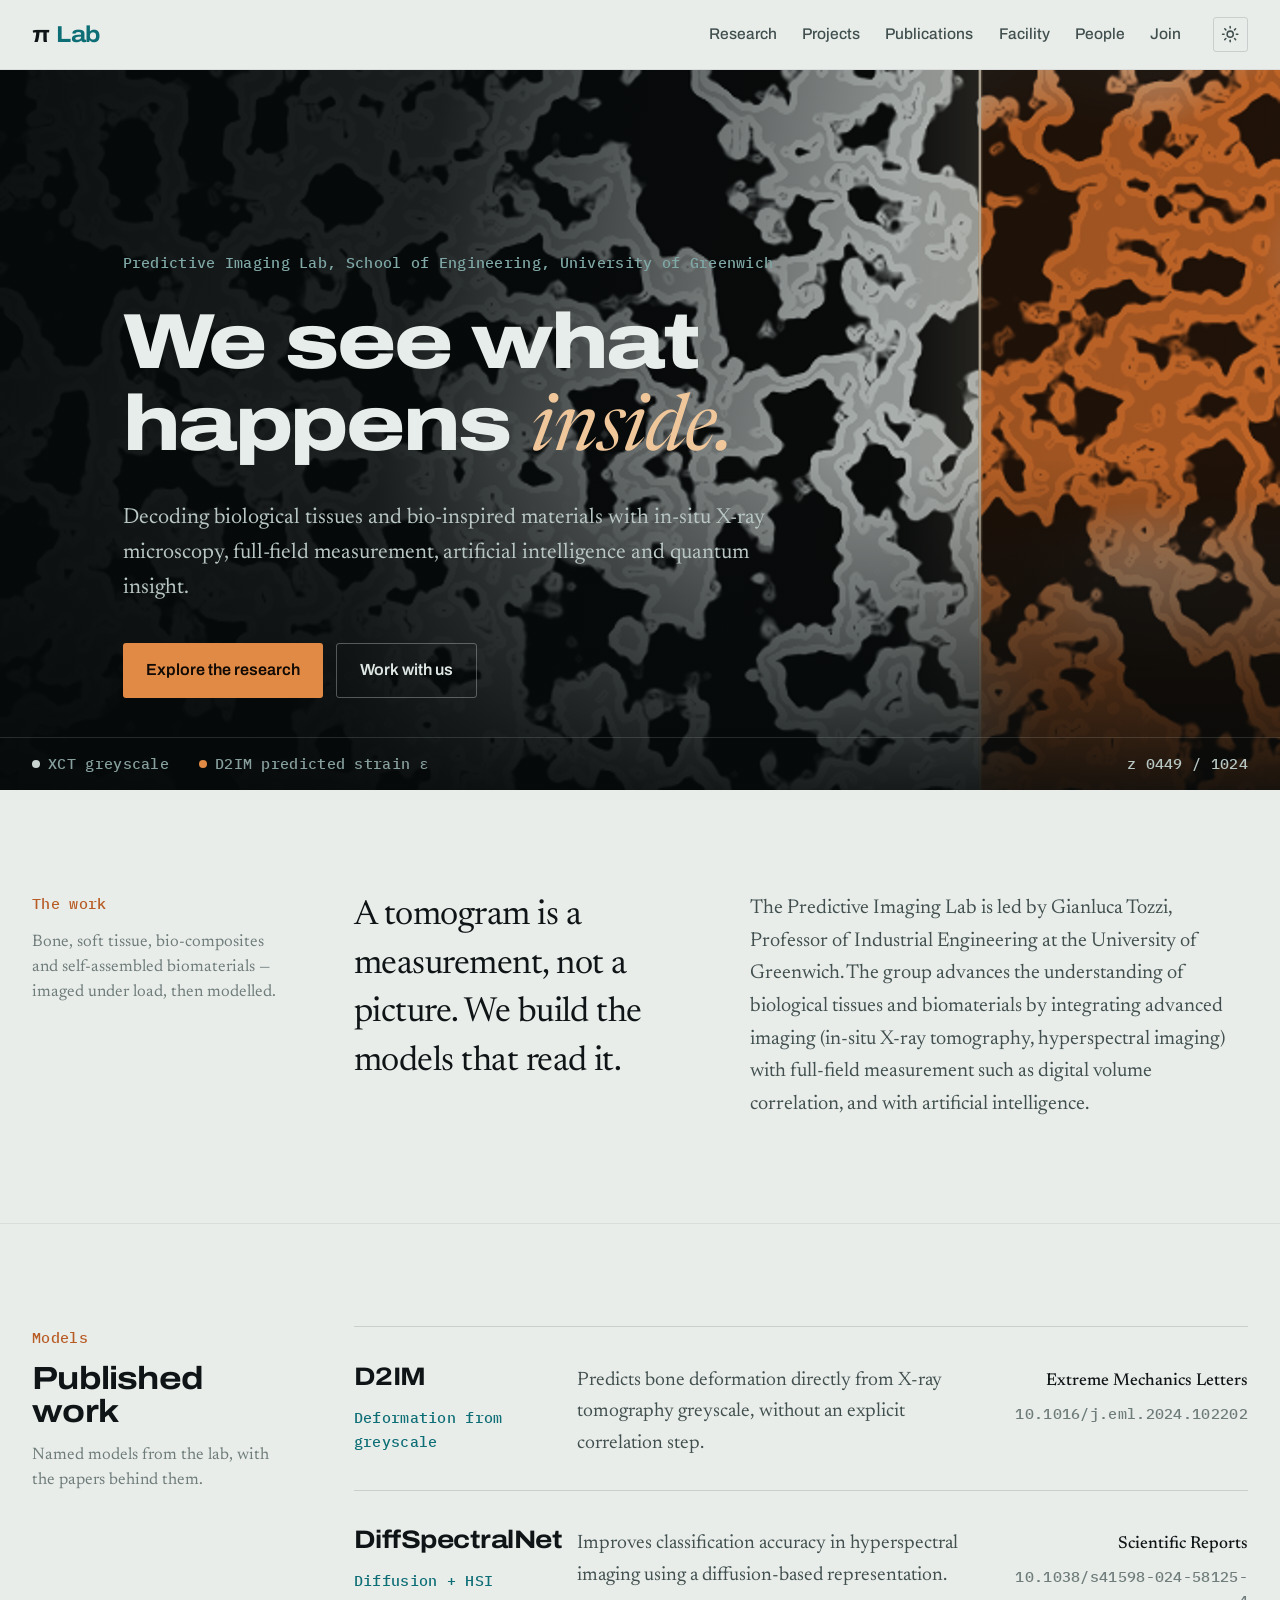
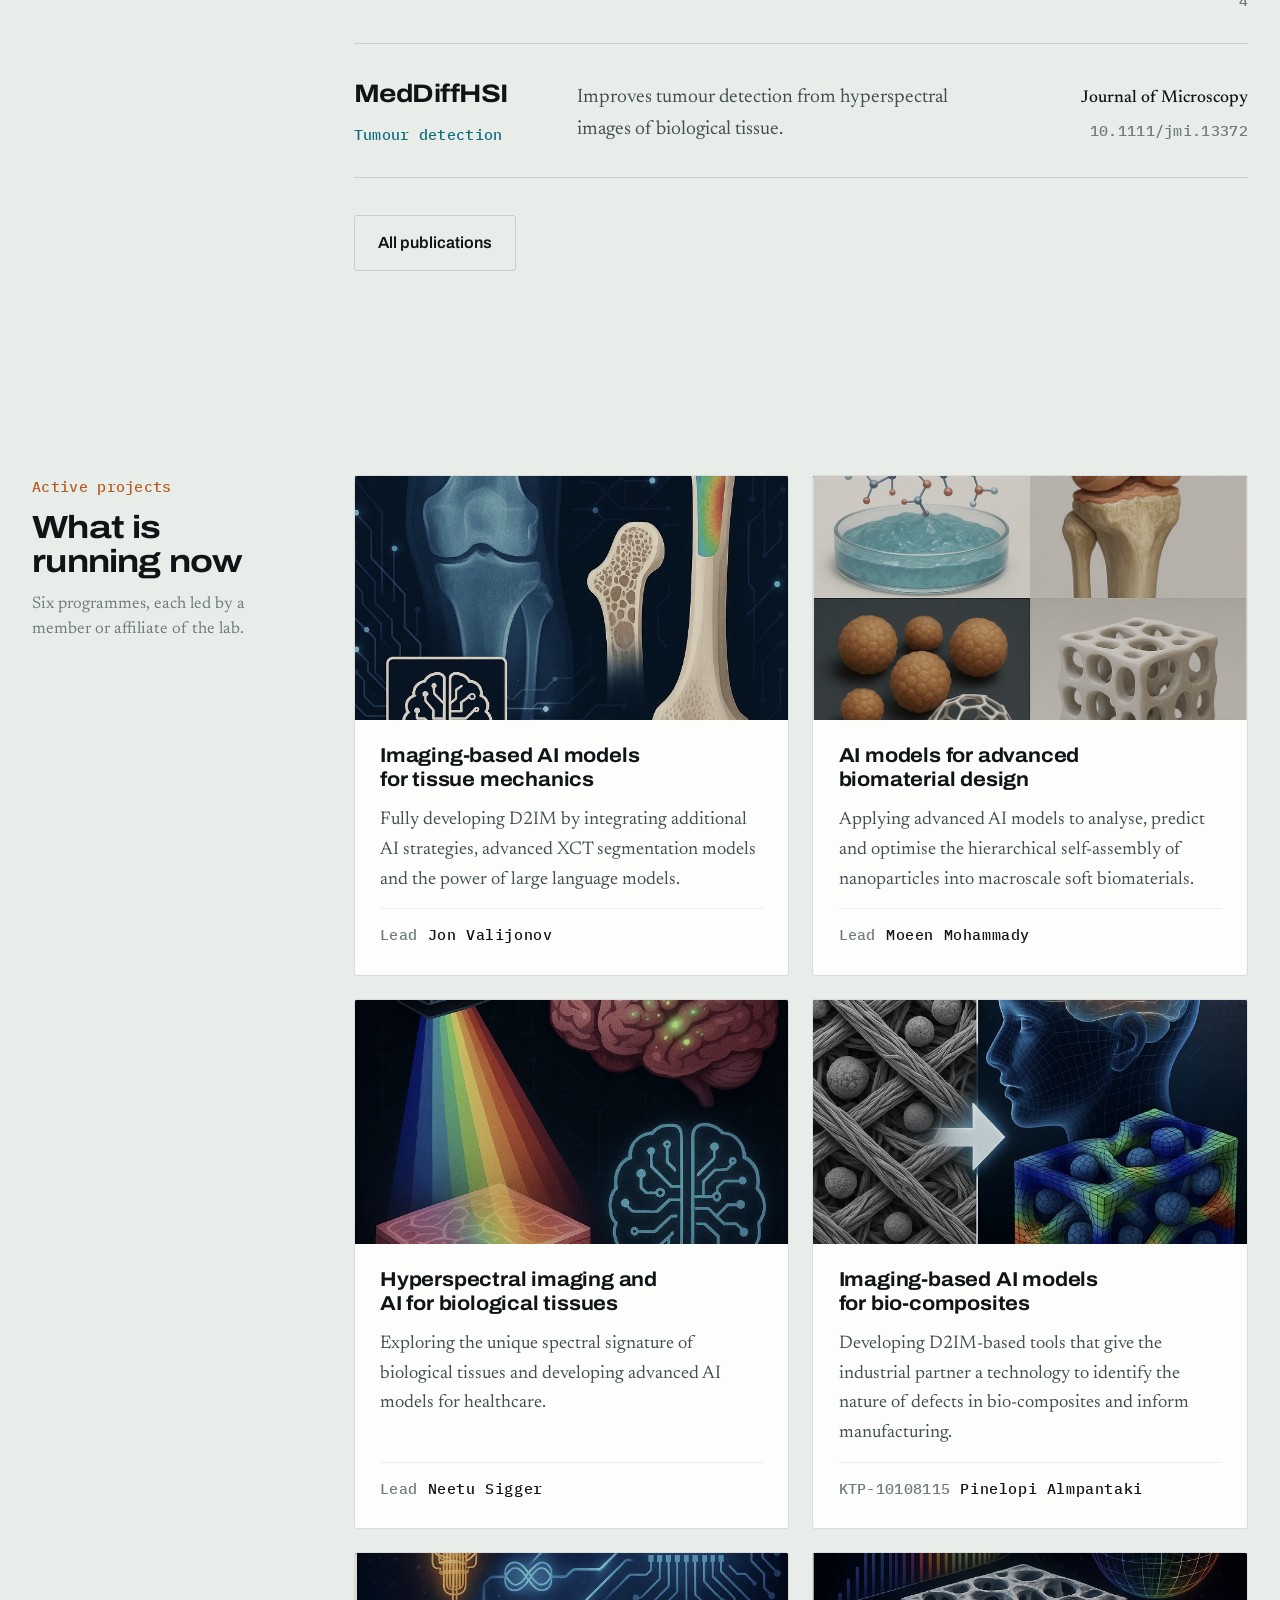
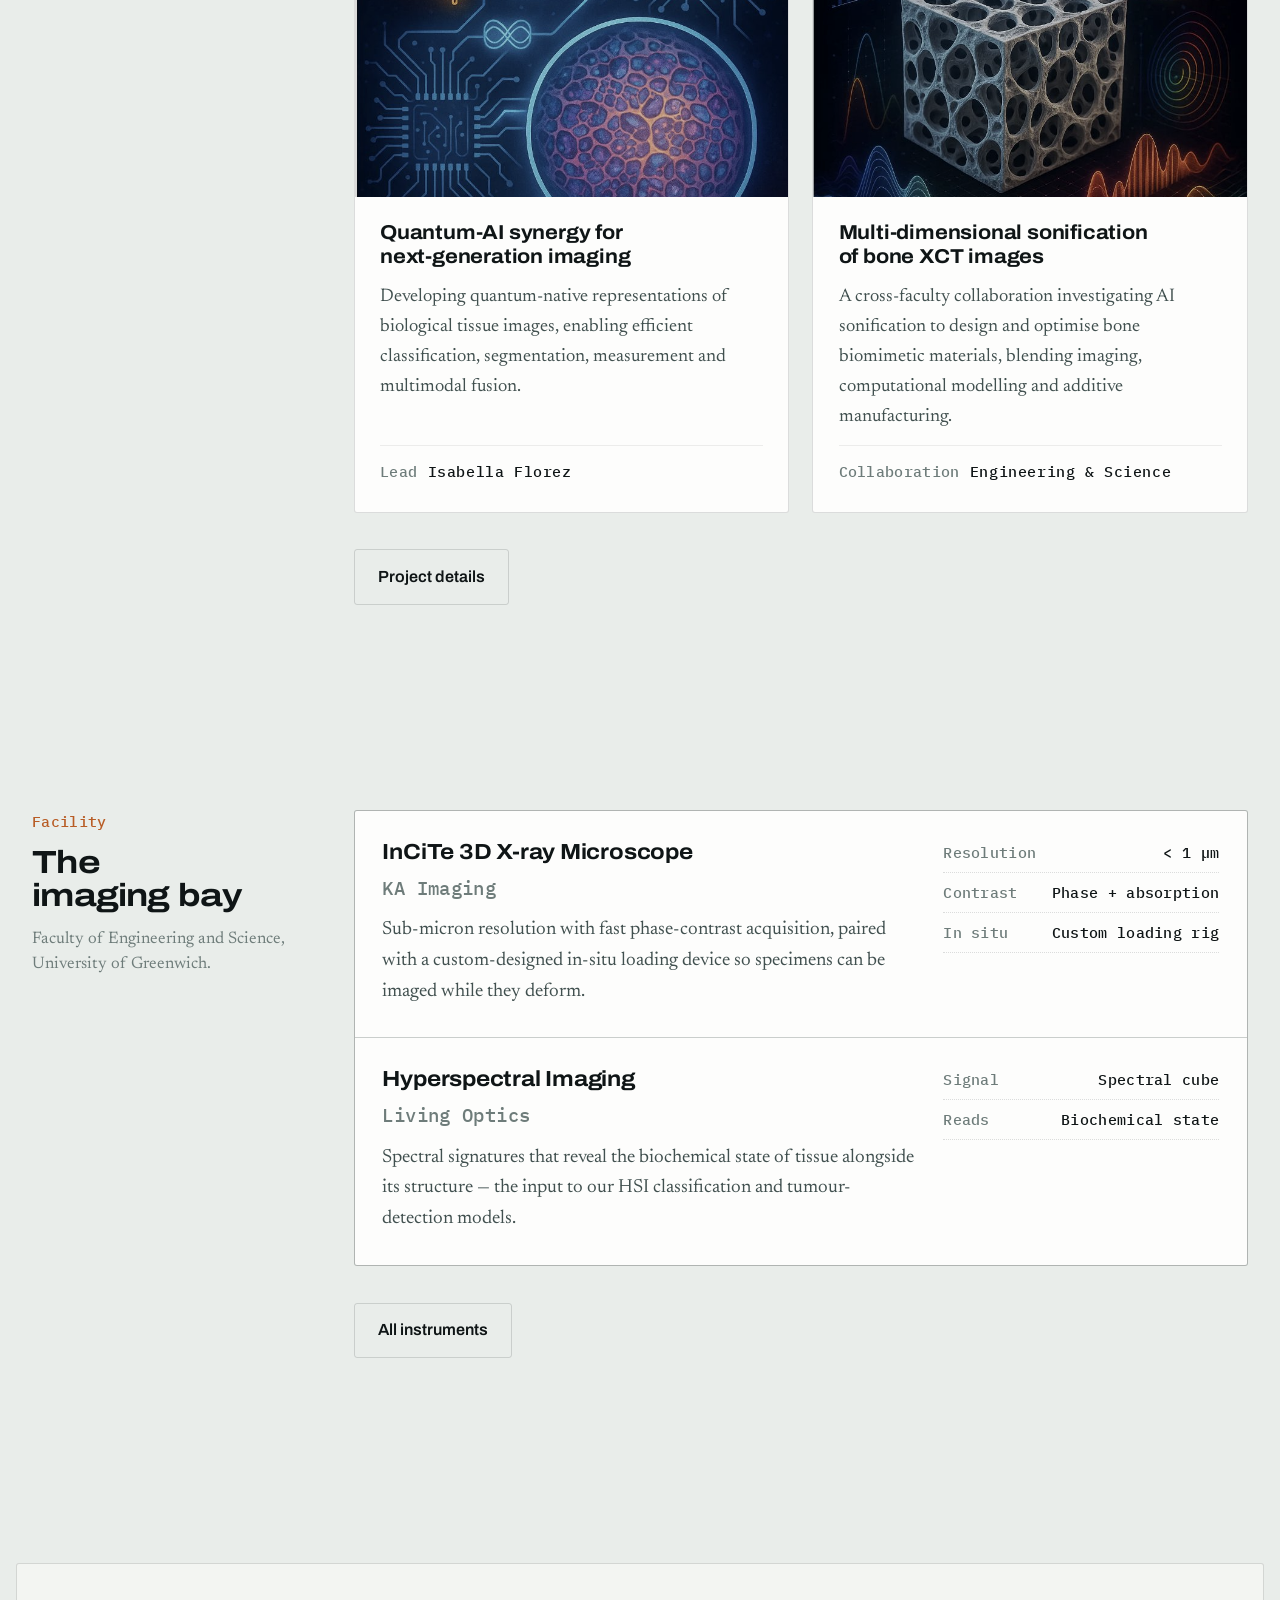
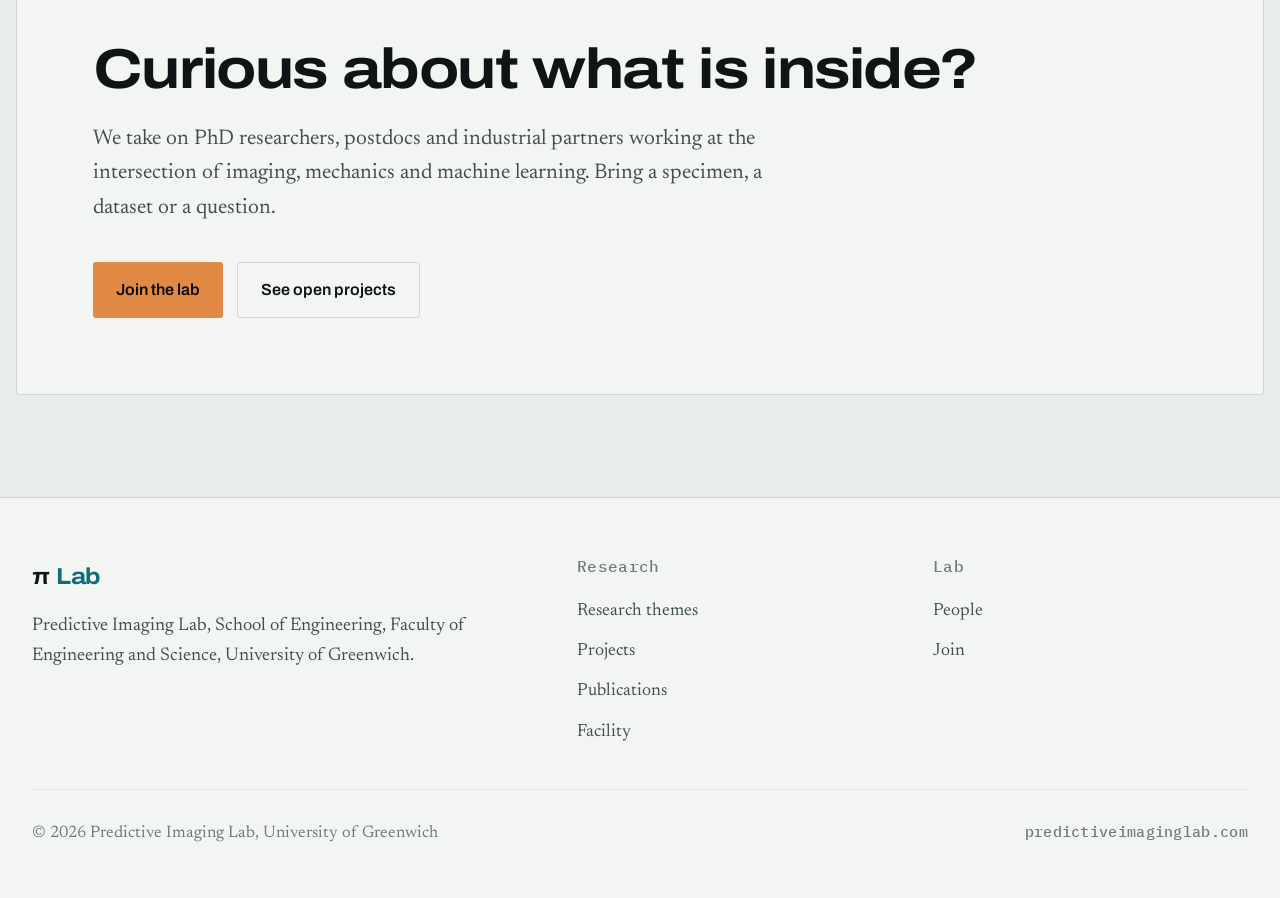
<file: index.html>
<!doctype html>
<html lang="en">
<head>
<meta charset="utf-8">
<meta name="viewport" content="width=device-width,initial-scale=1">
<title>π Lab — Predictive Imaging Lab, University of Greenwich</title>
<meta name="description" content="The Predictive Imaging Lab decodes biological tissues and bio-inspired materials with in-situ X-ray microscopy, full-field measurement, artificial intelligence and quantum insight. University of Greenwich.">
<link rel="canonical" href="https://predictiveimaginglab.com/">
<meta property="og:title" content="π Lab — Predictive Imaging Lab">
<meta property="og:description" content="We see what happens inside. Imaging, mechanics and machine learning at the University of Greenwich.">
<meta property="og:type" content="website">
<meta property="og:url" content="https://predictiveimaginglab.com/">
<link rel="icon" href="data:image/svg+xml,<svg xmlns='http://www.w3.org/2000/svg' viewBox='0 0 32 32'><rect width='32' height='32' rx='6' fill='%230E6E76'/><text x='16' y='24' font-size='21' font-family='Georgia,serif' font-style='italic' text-anchor='middle' fill='%23E9EDEA'>π</text></svg>">
<link rel="preconnect" href="https://fonts.googleapis.com">
<link rel="preconnect" href="https://fonts.gstatic.com" crossorigin>
<link rel="stylesheet" href="https://fonts.googleapis.com/css2?family=Archivo:wdth,wght@100..125,400..800&family=Newsreader:ital,opsz,wght@0,6..72,300..600;1,6..72,300..500&family=IBM+Plex+Mono:wght@400;500&display=swap">
<link rel="stylesheet" href="assets/css/site.css">
</head>
<body>

<a class="skip" href="#main">Skip to content</a>

<div class="topbar">
  <div class="wrap topbar-in">
    <a class="mark" href="index.html">
      <span class="mark-name">π <span>Lab</span></span>
    </a>
    <nav class="nav" id="primary-nav" aria-label="Primary">
      <a href="research.html">Research</a>
      <a href="projects.html">Projects</a>
      <a href="publications.html">Publications</a>
      <a href="facility.html">Facility</a>
      <a href="people.html">People</a>
      <a href="join.html">Join</a>
    </nav>
    <button class="themebtn" id="theme" type="button" aria-label="Switch between light and dark theme" title="Switch theme">
      <svg class="i-sun" viewBox="0 0 24 24" aria-hidden="true"><circle cx="12" cy="12" r="4"/><path d="M12 2v2"/><path d="M12 20v2"/><path d="m4.93 4.93 1.41 1.41"/><path d="m17.66 17.66 1.41 1.41"/><path d="M2 12h2"/><path d="M20 12h2"/><path d="m6.34 17.66-1.41 1.41"/><path d="m19.07 4.93-1.41 1.41"/></svg>
      <svg class="i-moon" viewBox="0 0 24 24" aria-hidden="true"><path d="M12 3a6 6 0 0 0 9 9 9 9 0 1 1-9-9Z"/></svg>
    </button>
    <button class="navbtn" id="navtoggle" type="button" aria-label="Open menu" aria-expanded="false" aria-controls="primary-nav">
      <svg class="i-bars" viewBox="0 0 24 24" aria-hidden="true"><path d="M3 6h18"/><path d="M3 12h18"/><path d="M3 18h18"/></svg>
      <svg class="i-x" viewBox="0 0 24 24" aria-hidden="true"><path d="M5 5l14 14"/><path d="M19 5L5 19"/></svg>
    </button>
  </div>
</div>
<div class="navscrim" id="navscrim" aria-hidden="true"></div>

<header class="hero">
  <div class="panel">
    <canvas id="tomo" aria-label="A tomographic slice through a porous structure, sweeping between raw X-ray greyscale and a predicted strain field" role="img"></canvas>
    <div class="scrim"></div>
    <div class="wrap hero-wrap">
      <div class="hero-copy">
        <p class="eyebrow mono">Predictive Imaging Lab, School of Engineering, University of Greenwich</p>
        <h1>We see what happens <em>inside.</em></h1>
        <p class="lede">Decoding biological tissues and bio&#8209;inspired materials with in&#8209;situ X-ray microscopy, full-field measurement, artificial intelligence and quantum insight.</p>
        <div class="cta-row">
          <a class="btn btn-a" href="research.html">Explore the research</a>
          <a class="btn btn-b" href="join.html">Work with us</a>
        </div>
      </div>
    </div>
    <div class="hud">
      <div class="wrap hud-in mono">
        <span><i class="dot" style="background:#C9D3D0"></i>XCT greyscale</span>
        <span><i class="dot" style="background:#E08A45"></i>D2IM predicted strain &epsilon;</span>
        <span class="z" id="zread">z 0428 / 1024</span>
      </div>
    </div>
  </div>
</header>

<main id="main">

<section class="thesis">
  <div class="wrap grid">
    <div class="rail">
      <span class="kicker mono">The work</span>
      <p>Bone, soft tissue, bio-composites and self-assembled biomaterials — imaged under load, then modelled.</p>
    </div>
    <div class="thesis-cols">
      <p class="statement">A tomogram is a measurement, not a picture. We build the models that read it.</p>
      <div>
        <p class="sub">The Predictive Imaging Lab is led by Gianluca Tozzi, Professor of Industrial Engineering at the University of Greenwich. The group advances the understanding of biological tissues and biomaterials by integrating advanced imaging (in&#8209;situ X-ray tomography, hyperspectral imaging) with full-field measurement such as digital volume correlation, and with artificial intelligence.</p>
      </div>
    </div>
  </div>
</section>

<section>
  <div class="wrap grid">
    <div class="rail">
      <span class="kicker mono">Models</span>
      <h2>Published work</h2>
      <p>Named models from the lab, with the papers behind them.</p>
    </div>
    <div>
      <div class="models rv">
        <article class="model">
          <div class="model-name">D2IM<span class="tag mono">Deformation from greyscale</span></div>
          <p>Predicts bone deformation directly from X-ray tomography greyscale, without an explicit correlation step.</p>
          <a class="doi mono" href="https://doi.org/10.1016/j.eml.2024.102202"><span class="venue">Extreme Mechanics Letters</span>10.1016/j.eml.2024.102202</a>
        </article>
        <article class="model">
          <div class="model-name">DiffSpectralNet<span class="tag mono">Diffusion + HSI</span></div>
          <p>Improves classification accuracy in hyperspectral imaging using a diffusion-based representation.</p>
          <a class="doi mono" href="https://doi.org/10.1038/s41598-024-58125-4"><span class="venue">Scientific Reports</span>10.1038/s41598-024-58125-4</a>
        </article>
        <article class="model">
          <div class="model-name">MedDiffHSI<span class="tag mono">Tumour detection</span></div>
          <p>Improves tumour detection from hyperspectral images of biological tissue.</p>
          <a class="doi mono" href="https://doi.org/10.1111/jmi.13372"><span class="venue">Journal of Microscopy</span>10.1111/jmi.13372</a>
        </article>
      </div>
      <div class="cta-row">
        <a class="btn btn-light" href="publications.html">All publications</a>
      </div>
    </div>
  </div>
</section>

<section>
  <div class="wrap grid">
    <div class="rail">
      <span class="kicker mono">Active projects</span>
      <h2>What is running now</h2>
      <p>Six programmes, each led by a member or affiliate of the lab.</p>
    </div>
    <div>
      <div class="projects rv">
        <article class="proj">
          <div class="proj-img"><img src="assets/img/proj-tissue-mechanics.jpg" alt="Knee radiograph beside a femur rendered with a strain colour map and trabecular bone detail" loading="lazy" decoding="async"></div>
          <div class="proj-body">
            <h3>Imaging-based AI models for tissue mechanics</h3>
            <p>Fully developing D2IM by integrating additional AI strategies, advanced XCT segmentation models and the power of large language models.</p>
            <div class="lead mono"><span>Lead</span><b>Jon Valijonov</b></div>
          </div>
        </article>
        <article class="proj">
          <div class="proj-img"><img src="assets/img/proj-biomaterials.jpg" alt="Molecular model, joint anatomy, self-assembled nanoparticles and a printed lattice scaffold" loading="lazy" decoding="async"></div>
          <div class="proj-body">
            <h3>AI models for advanced biomaterial design</h3>
            <p>Applying advanced AI models to analyse, predict and optimise the hierarchical self-assembly of nanoparticles into macroscale soft biomaterials.</p>
            <div class="lead mono"><span>Lead</span><b>Moeen Mohammady</b></div>
          </div>
        </article>
        <article class="proj">
          <div class="proj-img"><img src="assets/img/proj-hyperspectral.jpg" alt="Hyperspectral light dispersed across a tissue sample beside a brain illustration" loading="lazy" decoding="async"></div>
          <div class="proj-body">
            <h3>Hyperspectral imaging and AI for biological tissues</h3>
            <p>Exploring the unique spectral signature of biological tissues and developing advanced AI models for healthcare.</p>
            <div class="lead mono"><span>Lead</span><b>Neetu Sigger</b></div>
          </div>
        </article>
        <article class="proj">
          <div class="proj-img"><img src="assets/img/proj-biocomposites.jpg" alt="Scanning electron micrograph of composite fibres mapped to a modelled defect volume" loading="lazy" decoding="async"></div>
          <div class="proj-body">
            <h3>Imaging-based AI models for bio-composites</h3>
            <p>Developing D2IM-based tools that give the industrial partner a technology to identify the nature of defects in bio-composites and inform manufacturing.</p>
            <div class="lead mono"><span>KTP-10108115</span><b>Pinelopi Almpantaki</b></div>
          </div>
        </article>
        <article class="proj">
          <div class="proj-img"><img src="assets/img/proj-quantum.jpg" alt="Quantum processor and AI circuitry beside a magnified tissue cross-section" loading="lazy" decoding="async"></div>
          <div class="proj-body">
            <h3>Quantum-AI synergy for next-generation imaging</h3>
            <p>Developing quantum-native representations of biological tissue images, enabling efficient classification, segmentation, measurement and multimodal fusion.</p>
            <div class="lead mono"><span>Lead</span><b>Isabella Florez</b></div>
          </div>
        </article>
        <article class="proj">
          <div class="proj-img"><img src="assets/img/proj-sonification.jpg" alt="Bone lattice cube surrounded by acoustic waveforms and frequency spectra" loading="lazy" decoding="async"></div>
          <div class="proj-body">
            <h3>Multi-dimensional sonification of bone XCT images</h3>
            <p>A cross-faculty collaboration investigating AI sonification to design and optimise bone biomimetic materials, blending imaging, computational modelling and additive manufacturing.</p>
            <div class="lead mono"><span>Collaboration</span><b>Engineering &amp; Science</b></div>
          </div>
        </article>
      </div>
      <div class="cta-row">
        <a class="btn btn-light" href="projects.html">Project details</a>
      </div>
    </div>
  </div>
</section>

<section>
  <div class="wrap grid">
    <div class="rail">
      <span class="kicker mono">Facility</span>
      <h2>The imaging bay</h2>
      <p>Faculty of Engineering and Science, University of Greenwich.</p>
    </div>
    <div>
      <div class="instruments rv">
        <article class="inst">
          <div>
            <h3>InCiTe 3D X-ray Microscope</h3>
            <p class="vendor mono">KA Imaging</p>
            <p>Sub-micron resolution with fast phase-contrast acquisition, paired with a custom-designed in&#8209;situ loading device so specimens can be imaged while they deform.</p>
          </div>
          <div class="specs mono">
            <div class="spec"><b>Resolution</b><span>&lt; 1 µm</span></div>
            <div class="spec"><b>Contrast</b><span>Phase + absorption</span></div>
            <div class="spec"><b>In situ</b><span>Custom loading rig</span></div>
          </div>
        </article>
        <article class="inst">
          <div>
            <h3>Hyperspectral Imaging</h3>
            <p class="vendor mono">Living Optics</p>
            <p>Spectral signatures that reveal the biochemical state of tissue alongside its structure — the input to our HSI classification and tumour-detection models.</p>
          </div>
          <div class="specs mono">
            <div class="spec"><b>Signal</b><span>Spectral cube</span></div>
            <div class="spec"><b>Reads</b><span>Biochemical state</span></div>
          </div>
        </article>
      </div>
      <div class="cta-row">
        <a class="btn btn-light" href="facility.html">All instruments</a>
      </div>
    </div>
  </div>
</section>

<section style="padding-bottom:clamp(64.4px,8vw,119.6px)">
  <div class="join">
    <h2>Curious about what is inside?</h2>
    <p>We take on PhD researchers, postdocs and industrial partners working at the intersection of imaging, mechanics and machine learning. Bring a specimen, a dataset or a question.</p>
    <div class="cta-row">
      <a class="btn btn-a" href="join.html">Join the lab</a>
      <a class="btn btn-b" href="projects.html">See open projects</a>
    </div>
  </div>
</section>

</main>

<footer>
  <div class="wrap">
    <div class="foot-grid">
      <div class="foot-about">
        <a class="mark" href="index.html">
          <span class="mark-name">π <span>Lab</span></span>
        </a>
        <p>Predictive Imaging Lab, School of Engineering, Faculty of Engineering and Science, University of Greenwich.</p>
      </div>
      <div class="foot-col">
        <h4>Research</h4>
        <a href="research.html">Research themes</a>
        <a href="projects.html">Projects</a>
        <a href="publications.html">Publications</a>
        <a href="facility.html">Facility</a>
      </div>
      <div class="foot-col">
        <h4>Lab</h4>
        <a href="people.html">People</a>
        <a href="join.html">Join</a>
      </div>
    </div>
    <div class="foot-base">
      <span>&copy; 2026 Predictive Imaging Lab, University of Greenwich</span>
      <span class="mono">predictiveimaginglab.com</span>
    </div>
  </div>
</footer>

<script src="assets/js/tomo.js"></script>
<script src="assets/js/site.js"></script>
</body>
</html>
</file>
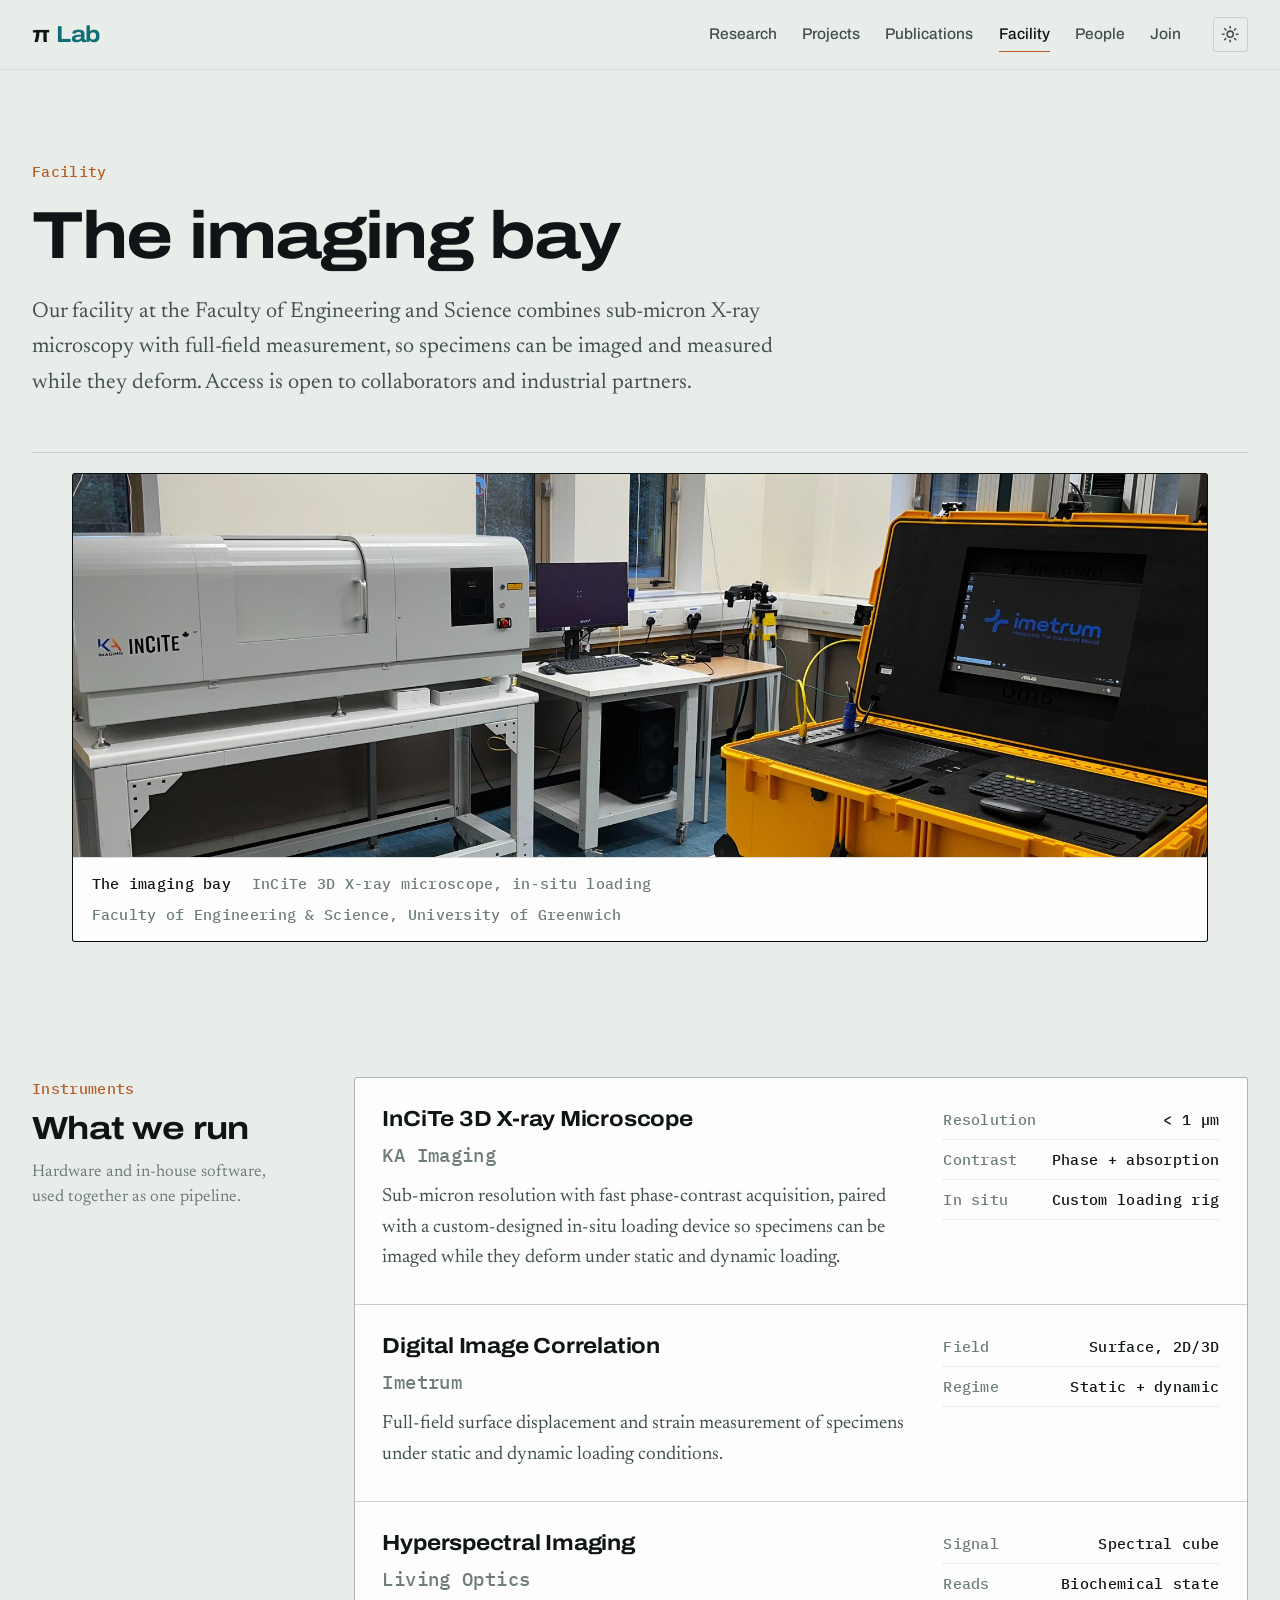
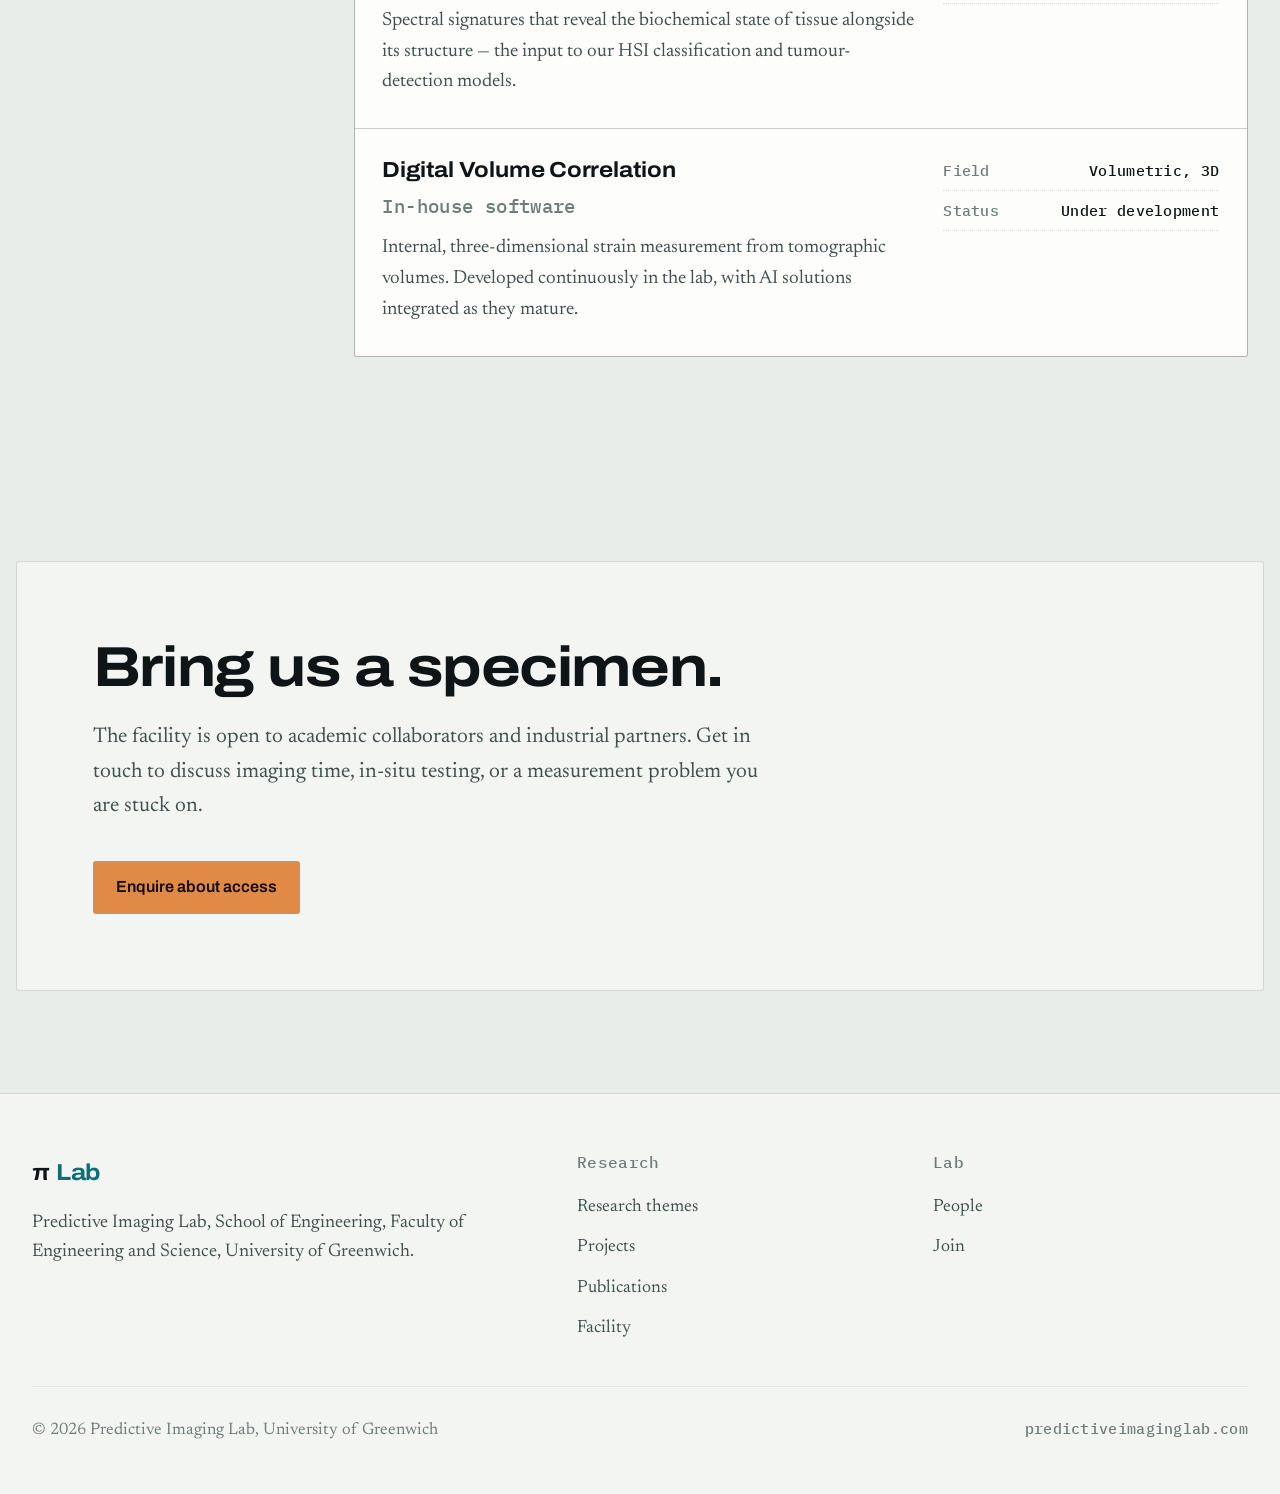
<file: facility.html>
<!doctype html>
<html lang="en">
<head>
<meta charset="utf-8">
<meta name="viewport" content="width=device-width,initial-scale=1">
<title>Facility — π Lab</title>
<meta name="description" content="The imaging facility at the Faculty of Engineering and Science, University of Greenwich: InCiTe 3D X-ray microscope, digital image correlation, hyperspectral imaging and digital volume correlation.">
<link rel="canonical" href="https://predictiveimaginglab.com/facility.html">
<meta property="og:title" content="Facility — π Lab">
<meta property="og:description" content="The imaging facility at the Faculty of Engineering and Science, University of Greenwich: InCiTe 3D X-ray microscope, digital image correlation, hyperspectral imaging and digital volume correlation.">
<meta property="og:type" content="website">
<link rel="icon" href="data:image/svg+xml,<svg xmlns='http://www.w3.org/2000/svg' viewBox='0 0 32 32'><rect width='32' height='32' rx='6' fill='%230E6E76'/><text x='16' y='24' font-size='21' font-family='Georgia,serif' font-style='italic' text-anchor='middle' fill='%23E9EDEA'>&#960;</text></svg>">
<link rel="preconnect" href="https://fonts.googleapis.com">
<link rel="preconnect" href="https://fonts.gstatic.com" crossorigin>
<link rel="stylesheet" href="https://fonts.googleapis.com/css2?family=Archivo:wdth,wght@100..125,400..800&family=Newsreader:ital,opsz,wght@0,6..72,300..600;1,6..72,300..500&family=IBM+Plex+Mono:wght@400;500&display=swap">
<link rel="stylesheet" href="assets/css/site.css">
</head>
<body>

<a class="skip" href="#main">Skip to content</a>

<div class="topbar">
  <div class="wrap topbar-in">
    <a class="mark" href="index.html">
      <span class="mark-name">&pi; <span>Lab</span></span>
    </a>
    <nav class="nav" id="primary-nav" aria-label="Primary">
      <a href="research.html">Research</a>
      <a href="projects.html">Projects</a>
      <a href="publications.html">Publications</a>
      <a href="facility.html" aria-current="page">Facility</a>
      <a href="people.html">People</a>
      <a href="join.html">Join</a>
    </nav>
    <button class="themebtn" id="theme" type="button" aria-label="Switch between light and dark theme" title="Switch theme">
      <svg class="i-sun" viewBox="0 0 24 24" aria-hidden="true"><circle cx="12" cy="12" r="4"/><path d="M12 2v2"/><path d="M12 20v2"/><path d="m4.93 4.93 1.41 1.41"/><path d="m17.66 17.66 1.41 1.41"/><path d="M2 12h2"/><path d="M20 12h2"/><path d="m6.34 17.66-1.41 1.41"/><path d="m19.07 4.93-1.41 1.41"/></svg>
      <svg class="i-moon" viewBox="0 0 24 24" aria-hidden="true"><path d="M12 3a6 6 0 0 0 9 9 9 9 0 1 1-9-9Z"/></svg>
    </button>
    <button class="navbtn" id="navtoggle" type="button" aria-label="Open menu" aria-expanded="false" aria-controls="primary-nav">
      <svg class="i-bars" viewBox="0 0 24 24" aria-hidden="true"><path d="M3 6h18"/><path d="M3 12h18"/><path d="M3 18h18"/></svg>
      <svg class="i-x" viewBox="0 0 24 24" aria-hidden="true"><path d="M5 5l14 14"/><path d="M19 5L5 19"/></svg>
    </button>
  </div>
</div>
<div class="navscrim" id="navscrim" aria-hidden="true"></div>

<main id="main">

<div class="wrap">
  <header class="masthead">
    <span class="kicker mono">Facility</span>
    <h1>The imaging bay</h1>
    <p>Our facility at the Faculty of Engineering and Science combines sub-micron X-ray microscopy with full-field measurement, so specimens can be imaged and measured while they deform. Access is open to collaborators and industrial partners.</p>
  </header>
</div>

<div class="wrap">
  <figure class="plate rv">
    <img src="assets/img/facility-bay.jpg"
         alt="The imaging bay: the InCiTe 3D X-ray microscope alongside portable acquisition equipment on the laboratory bench"
         loading="lazy" decoding="async">
    <figcaption class="mono">
      <b>The imaging bay</b>
      <span>InCiTe 3D X-ray microscope, in&#8209;situ loading</span>
      <span>Faculty of Engineering &amp; Science, University of Greenwich</span>
    </figcaption>
  </figure>
</div>


<section>
  <div class="wrap grid">
    <div class="rail">
      <span class="kicker mono">Instruments</span>
      <h2>What we run</h2>
      <p>Hardware and in-house software, used together as one pipeline.</p>
    </div>
    <div>
      <div class="instruments rv">
        <article class="inst">
          <div>
            <h3>InCiTe 3D X-ray Microscope</h3>
            <p class="vendor mono">KA Imaging</p>
            <p>Sub-micron resolution with fast phase-contrast acquisition, paired with a custom-designed in&#8209;situ loading device so specimens can be imaged while they deform under static and dynamic loading.</p>
          </div>
          <div class="specs mono">
            <div class="spec"><b>Resolution</b><span>&lt; 1 µm</span></div>
            <div class="spec"><b>Contrast</b><span>Phase + absorption</span></div>
            <div class="spec"><b>In situ</b><span>Custom loading rig</span></div>
          </div>
        </article>
        <article class="inst">
          <div>
            <h3>Digital Image Correlation</h3>
            <p class="vendor mono">Imetrum</p>
            <p>Full-field surface displacement and strain measurement of specimens under static and dynamic loading conditions.</p>
          </div>
          <div class="specs mono">
            <div class="spec"><b>Field</b><span>Surface, 2D/3D</span></div>
            <div class="spec"><b>Regime</b><span>Static + dynamic</span></div>
          </div>
        </article>
        <article class="inst">
          <div>
            <h3>Hyperspectral Imaging</h3>
            <p class="vendor mono">Living Optics</p>
            <p>Spectral signatures that reveal the biochemical state of tissue alongside its structure — the input to our HSI classification and tumour-detection models.</p>
          </div>
          <div class="specs mono">
            <div class="spec"><b>Signal</b><span>Spectral cube</span></div>
            <div class="spec"><b>Reads</b><span>Biochemical state</span></div>
          </div>
        </article>
        <article class="inst">
          <div>
            <h3>Digital Volume Correlation</h3>
            <p class="vendor mono">In-house software</p>
            <p>Internal, three-dimensional strain measurement from tomographic volumes. Developed continuously in the lab, with AI solutions integrated as they mature.</p>
          </div>
          <div class="specs mono">
            <div class="spec"><b>Field</b><span>Volumetric, 3D</span></div>
            <div class="spec"><b>Status</b><span>Under development</span></div>
          </div>
        </article>
      </div>
    </div>
  </div>
</section>

<section style="padding-bottom:clamp(64.4px,8vw,119.6px)">
  <div class="join">
    <h2>Bring us a specimen.</h2>
    <p>The facility is open to academic collaborators and industrial partners. Get in touch to discuss imaging time, in&#8209;situ testing, or a measurement problem you are stuck on.</p>
    <div class="cta-row">
      <a class="btn btn-a" href="join.html">Enquire about access</a>
    </div>
  </div>
</section>


</main>

<footer>
  <div class="wrap">
    <div class="foot-grid">
      <div class="foot-about">
        <a class="mark" href="index.html">
          <span class="mark-name">&pi; <span>Lab</span></span>
        </a>
        <p>Predictive Imaging Lab, School of Engineering, Faculty of Engineering and Science, University of Greenwich.</p>
      </div>
      <div class="foot-col">
        <h4>Research</h4>
        <a href="research.html">Research themes</a>
        <a href="projects.html">Projects</a>
        <a href="publications.html">Publications</a>
        <a href="facility.html">Facility</a>
      </div>
      <div class="foot-col">
        <h4>Lab</h4>
        <a href="people.html">People</a>
        <a href="join.html">Join</a>
      </div>
    </div>
    <div class="foot-base">
      <span>&copy; 2026 Predictive Imaging Lab, University of Greenwich</span>
      <span class="mono">predictiveimaginglab.com</span>
    </div>
  </div>
</footer>

<script src="assets/js/tomo.js"></script>
<script src="assets/js/site.js"></script>
</body>
</html>
</file>
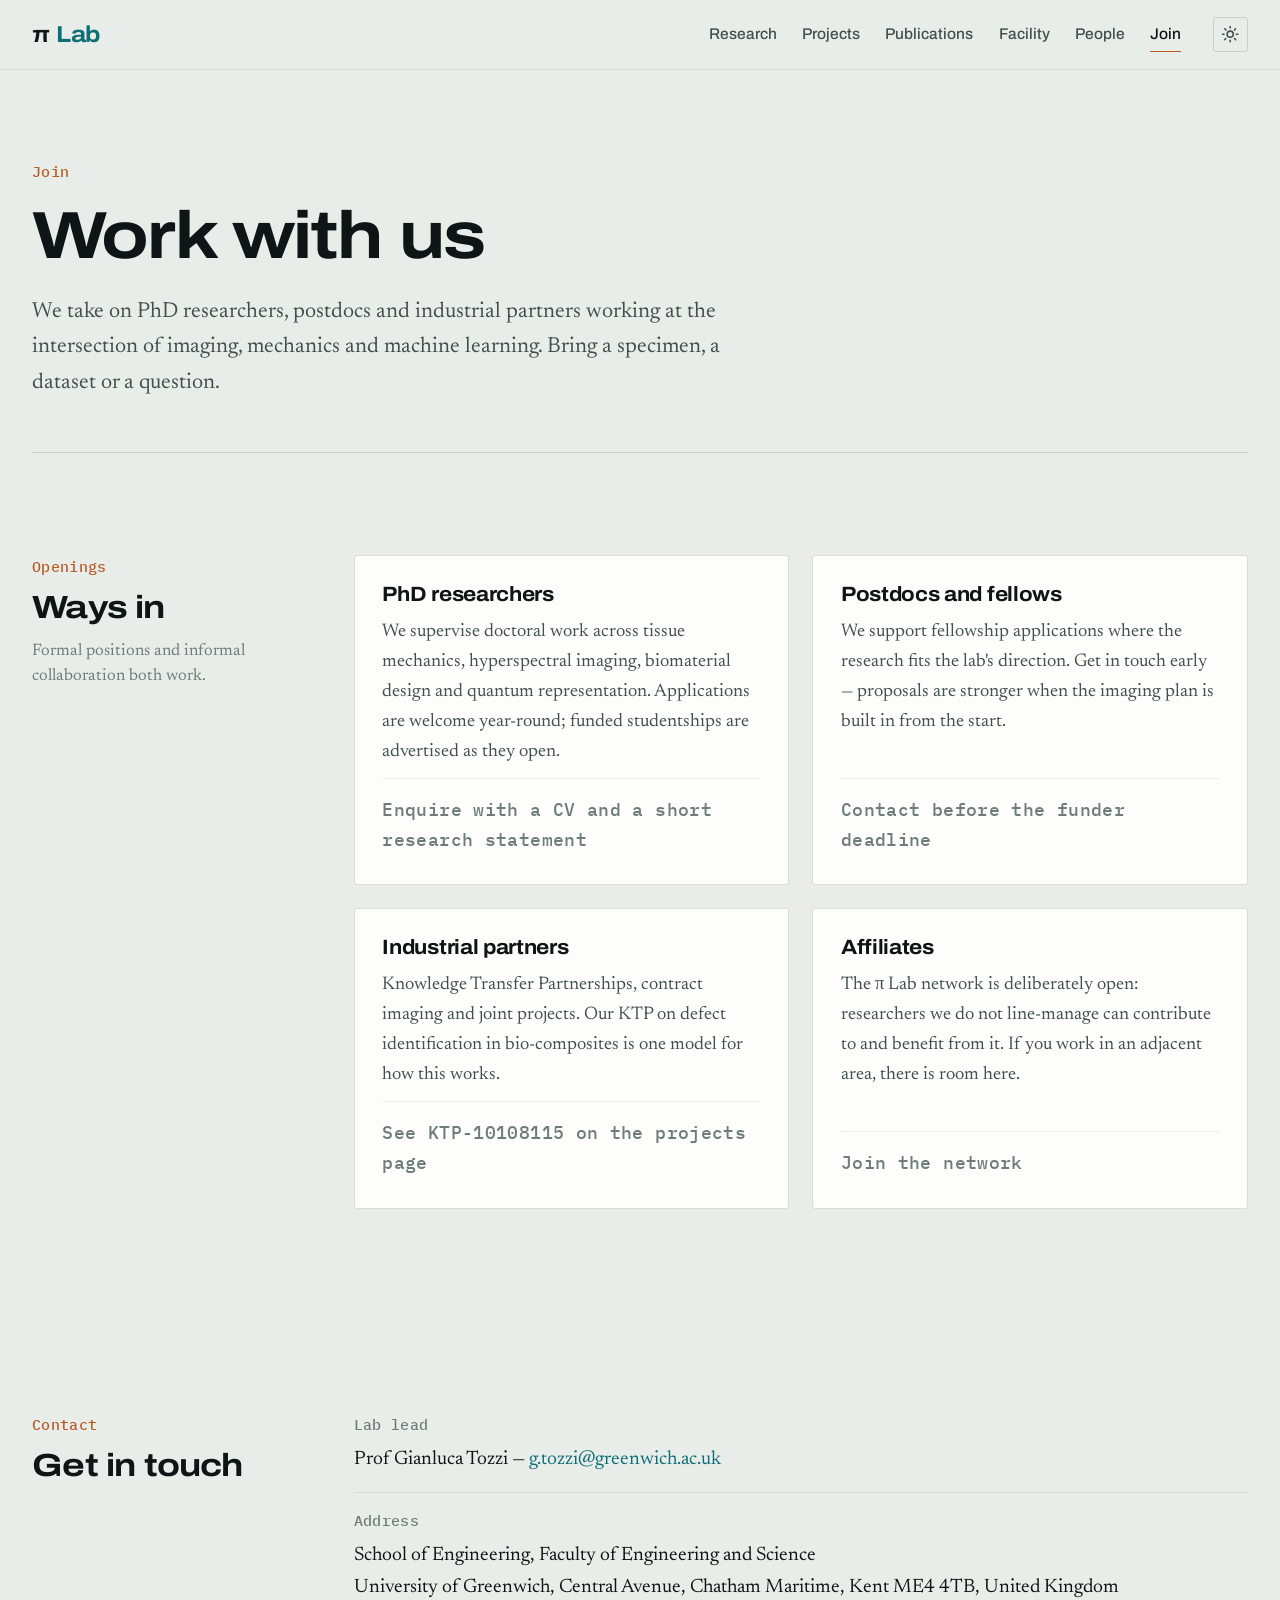
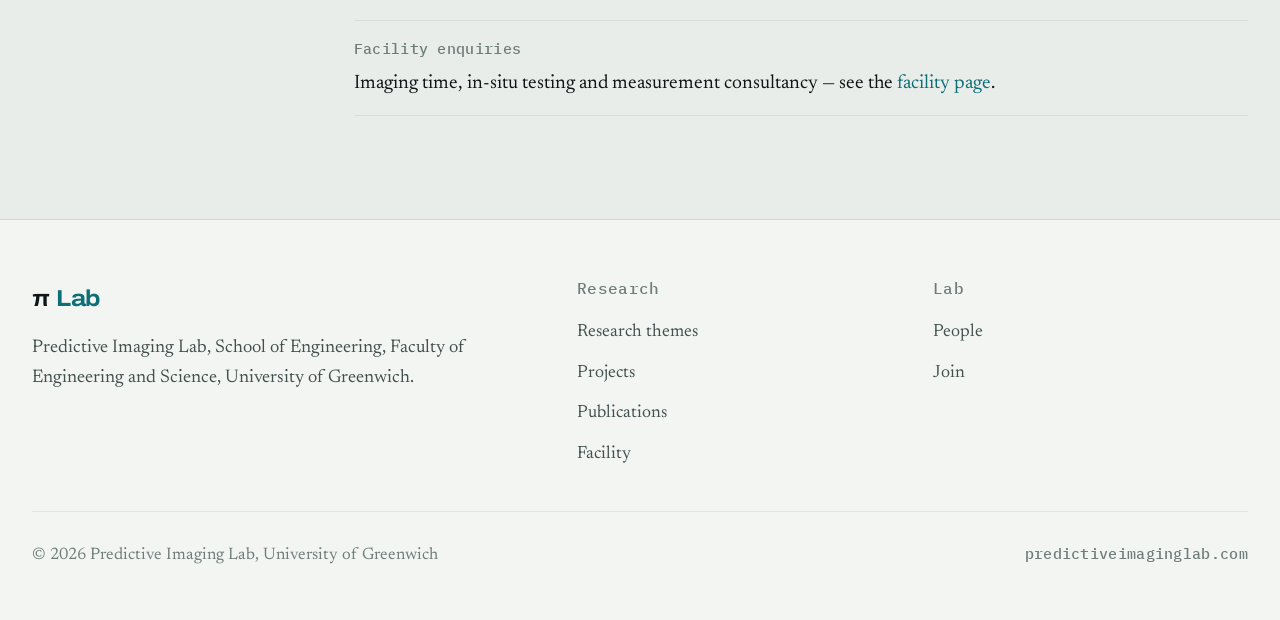
<file: join.html>
<!doctype html>
<html lang="en">
<head>
<meta charset="utf-8">
<meta name="viewport" content="width=device-width,initial-scale=1">
<title>Join — π Lab</title>
<meta name="description" content="Opportunities and contact details for the Predictive Imaging Lab, University of Greenwich.">
<link rel="canonical" href="https://predictiveimaginglab.com/join.html">
<meta property="og:title" content="Join — π Lab">
<meta property="og:description" content="Opportunities and contact details for the Predictive Imaging Lab, University of Greenwich.">
<meta property="og:type" content="website">
<link rel="icon" href="data:image/svg+xml,<svg xmlns='http://www.w3.org/2000/svg' viewBox='0 0 32 32'><rect width='32' height='32' rx='6' fill='%230E6E76'/><text x='16' y='24' font-size='21' font-family='Georgia,serif' font-style='italic' text-anchor='middle' fill='%23E9EDEA'>&#960;</text></svg>">
<link rel="preconnect" href="https://fonts.googleapis.com">
<link rel="preconnect" href="https://fonts.gstatic.com" crossorigin>
<link rel="stylesheet" href="https://fonts.googleapis.com/css2?family=Archivo:wdth,wght@100..125,400..800&family=Newsreader:ital,opsz,wght@0,6..72,300..600;1,6..72,300..500&family=IBM+Plex+Mono:wght@400;500&display=swap">
<link rel="stylesheet" href="assets/css/site.css">
</head>
<body>

<a class="skip" href="#main">Skip to content</a>

<div class="topbar">
  <div class="wrap topbar-in">
    <a class="mark" href="index.html">
      <span class="mark-name">&pi; <span>Lab</span></span>
    </a>
    <nav class="nav" id="primary-nav" aria-label="Primary">
      <a href="research.html">Research</a>
      <a href="projects.html">Projects</a>
      <a href="publications.html">Publications</a>
      <a href="facility.html">Facility</a>
      <a href="people.html">People</a>
      <a href="join.html" aria-current="page">Join</a>
    </nav>
    <button class="themebtn" id="theme" type="button" aria-label="Switch between light and dark theme" title="Switch theme">
      <svg class="i-sun" viewBox="0 0 24 24" aria-hidden="true"><circle cx="12" cy="12" r="4"/><path d="M12 2v2"/><path d="M12 20v2"/><path d="m4.93 4.93 1.41 1.41"/><path d="m17.66 17.66 1.41 1.41"/><path d="M2 12h2"/><path d="M20 12h2"/><path d="m6.34 17.66-1.41 1.41"/><path d="m19.07 4.93-1.41 1.41"/></svg>
      <svg class="i-moon" viewBox="0 0 24 24" aria-hidden="true"><path d="M12 3a6 6 0 0 0 9 9 9 9 0 1 1-9-9Z"/></svg>
    </button>
    <button class="navbtn" id="navtoggle" type="button" aria-label="Open menu" aria-expanded="false" aria-controls="primary-nav">
      <svg class="i-bars" viewBox="0 0 24 24" aria-hidden="true"><path d="M3 6h18"/><path d="M3 12h18"/><path d="M3 18h18"/></svg>
      <svg class="i-x" viewBox="0 0 24 24" aria-hidden="true"><path d="M5 5l14 14"/><path d="M19 5L5 19"/></svg>
    </button>
  </div>
</div>
<div class="navscrim" id="navscrim" aria-hidden="true"></div>

<main id="main">

<div class="wrap">
  <header class="masthead">
    <span class="kicker mono">Join</span>
    <h1>Work with us</h1>
    <p>We take on PhD researchers, postdocs and industrial partners working at the intersection of imaging, mechanics and machine learning. Bring a specimen, a dataset or a question.</p>
  </header>
</div>


<section>
  <div class="wrap grid">
    <div class="rail">
      <span class="kicker mono">Openings</span>
      <h2>Ways in</h2>
      <p>Formal positions and informal collaboration both work.</p>
    </div>
    <div class="cards rv">
      <article class="card">
        <h3>PhD researchers</h3>
        <p>We supervise doctoral work across tissue mechanics, hyperspectral imaging, biomaterial design and quantum representation. Applications are welcome year-round; funded studentships are advertised as they open.</p>
        <p class="who mono">Enquire with a CV and a short research statement</p>
      </article>
      <article class="card">
        <h3>Postdocs and fellows</h3>
        <p>We support fellowship applications where the research fits the lab's direction. Get in touch early — proposals are stronger when the imaging plan is built in from the start.</p>
        <p class="who mono">Contact before the funder deadline</p>
      </article>
      <article class="card">
        <h3>Industrial partners</h3>
        <p>Knowledge Transfer Partnerships, contract imaging and joint projects. Our KTP on defect identification in bio-composites is one model for how this works.</p>
        <p class="who mono">See KTP-10108115 on the projects page</p>
      </article>
      <article class="card">
        <h3>Affiliates</h3>
        <p>The &pi; Lab network is deliberately open: researchers we do not line-manage can contribute to and benefit from it. If you work in an adjacent area, there is room here.</p>
        <p class="who mono">Join the network</p>
      </article>
    </div>
  </div>
</section>

<section>
  <div class="wrap grid">
    <div class="rail">
      <span class="kicker mono">Contact</span>
      <h2>Get in touch</h2>
    </div>
    <div>
      <div class="contact-list rv">
        <div>
          <span class="lbl mono">Lab lead</span>
          <p>Prof Gianluca Tozzi &mdash; <a href="mailto:g.tozzi@greenwich.ac.uk">g.tozzi@greenwich.ac.uk</a></p>
        </div>
        <div>
          <span class="lbl mono">Address</span>
          <p>School of Engineering, Faculty of Engineering and Science<br>University of Greenwich, Central Avenue, Chatham Maritime, Kent ME4 4TB, United Kingdom</p>
        </div>
        <div>
          <span class="lbl mono">Facility enquiries</span>
          <p>Imaging time, in&#8209;situ testing and measurement consultancy &mdash; see the <a href="facility.html">facility page</a>.</p>
        </div>
      </div>
    </div>
  </div>
</section>


</main>

<footer>
  <div class="wrap">
    <div class="foot-grid">
      <div class="foot-about">
        <a class="mark" href="index.html">
          <span class="mark-name">&pi; <span>Lab</span></span>
        </a>
        <p>Predictive Imaging Lab, School of Engineering, Faculty of Engineering and Science, University of Greenwich.</p>
      </div>
      <div class="foot-col">
        <h4>Research</h4>
        <a href="research.html">Research themes</a>
        <a href="projects.html">Projects</a>
        <a href="publications.html">Publications</a>
        <a href="facility.html">Facility</a>
      </div>
      <div class="foot-col">
        <h4>Lab</h4>
        <a href="people.html">People</a>
        <a href="join.html">Join</a>
      </div>
    </div>
    <div class="foot-base">
      <span>&copy; 2026 Predictive Imaging Lab, University of Greenwich</span>
      <span class="mono">predictiveimaginglab.com</span>
    </div>
  </div>
</footer>

<script src="assets/js/tomo.js"></script>
<script src="assets/js/site.js"></script>
</body>
</html>
</file>
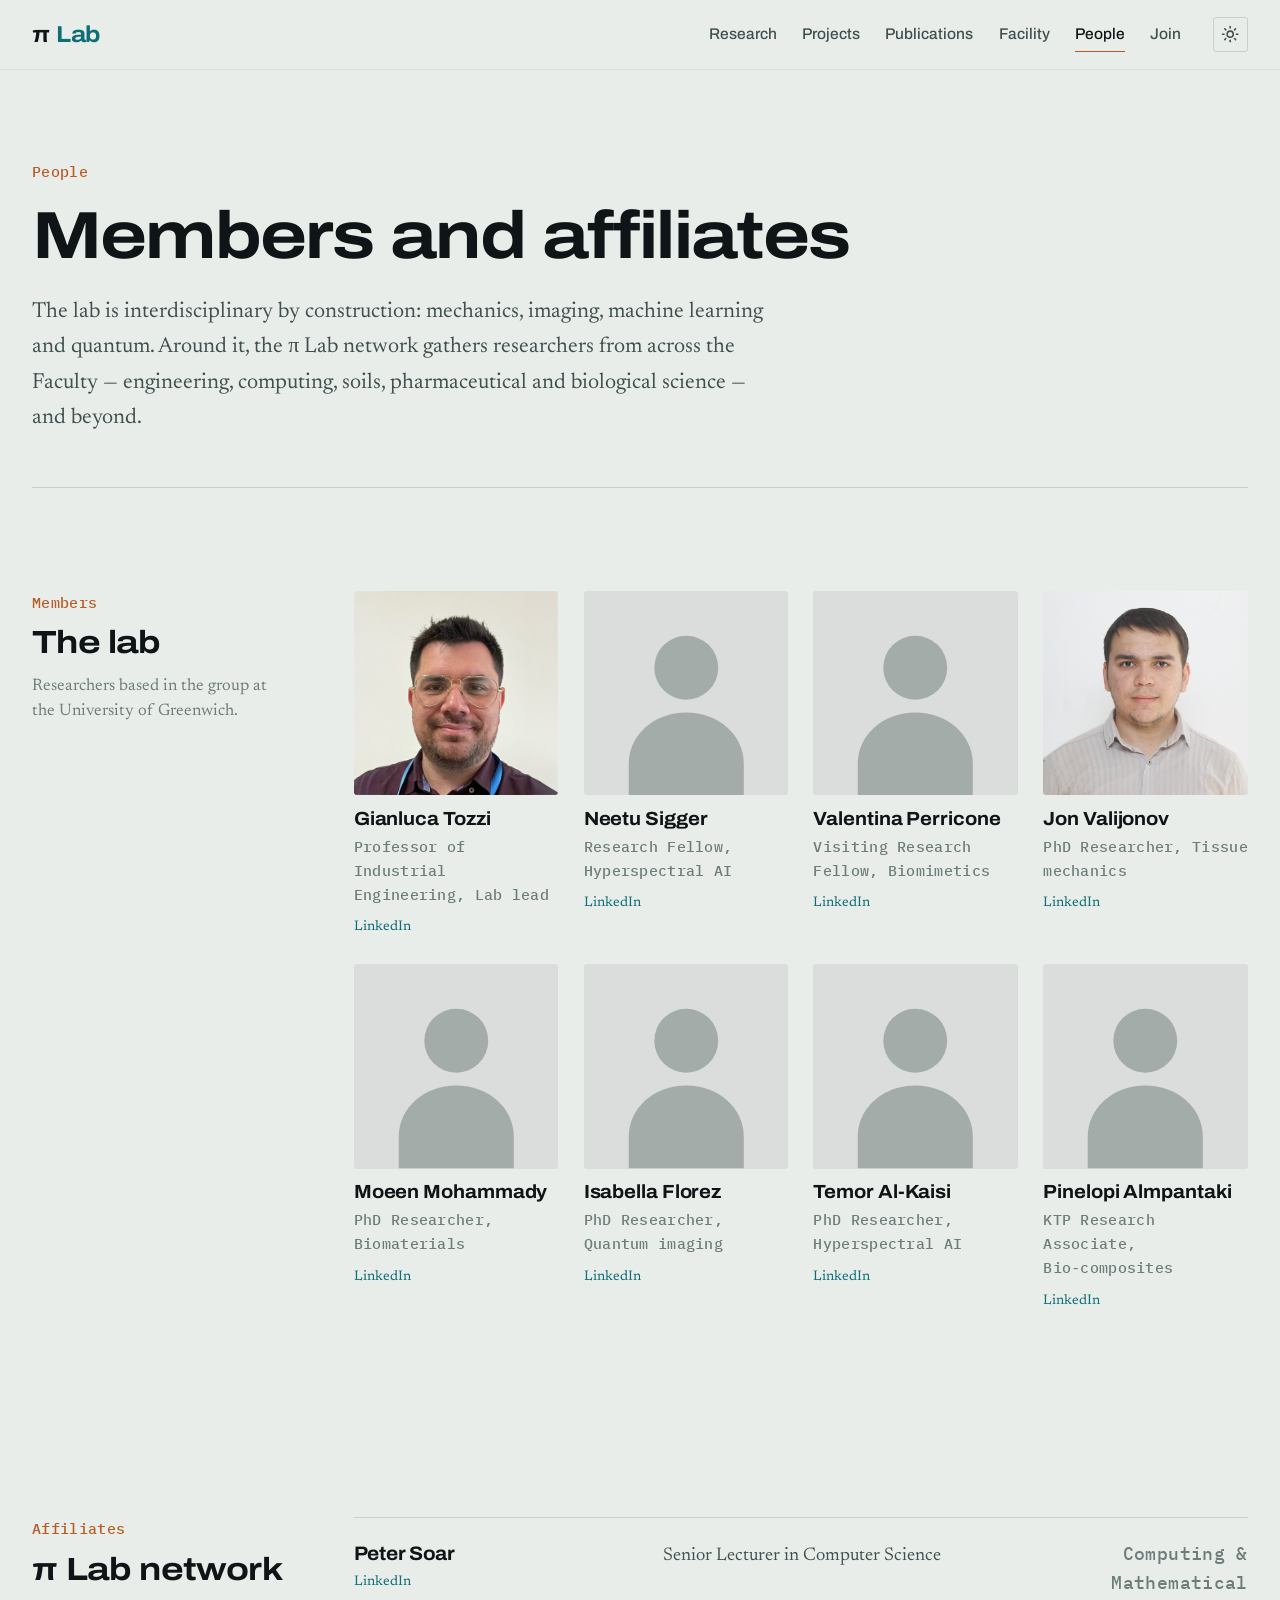
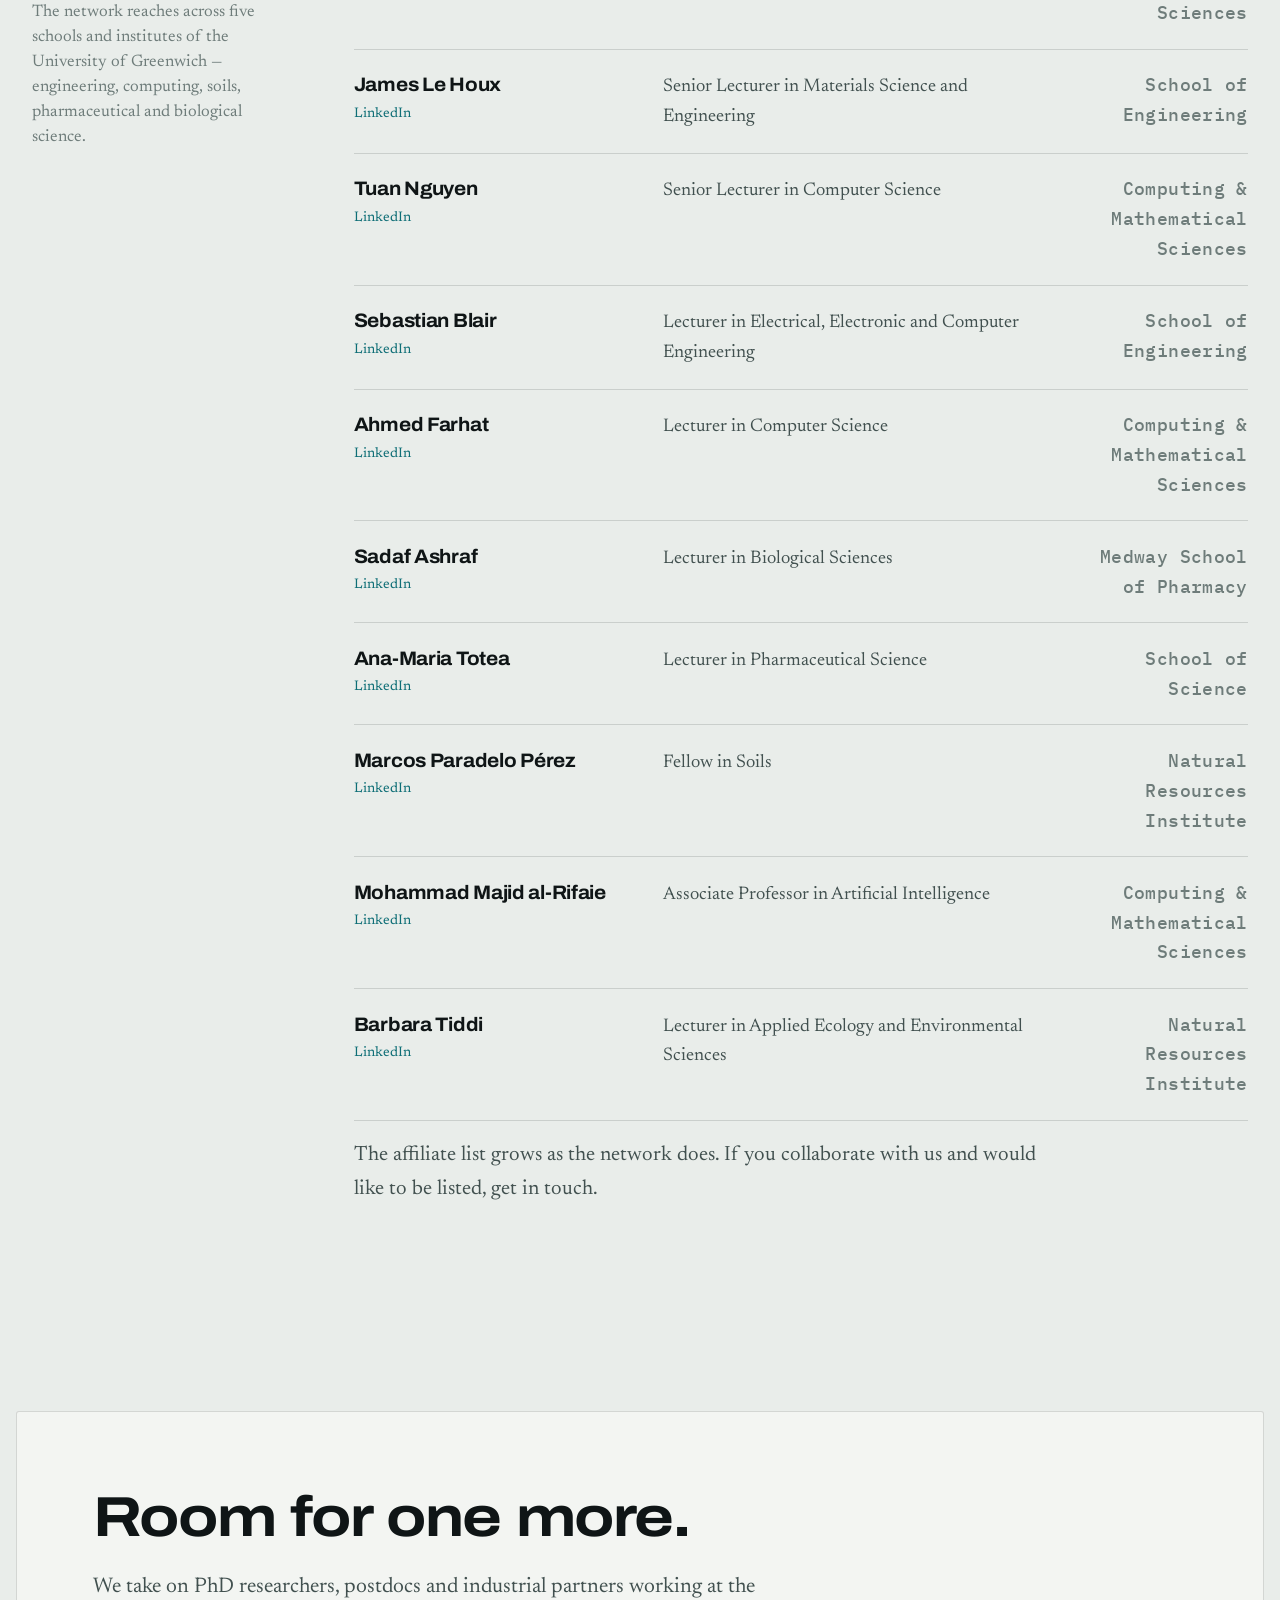
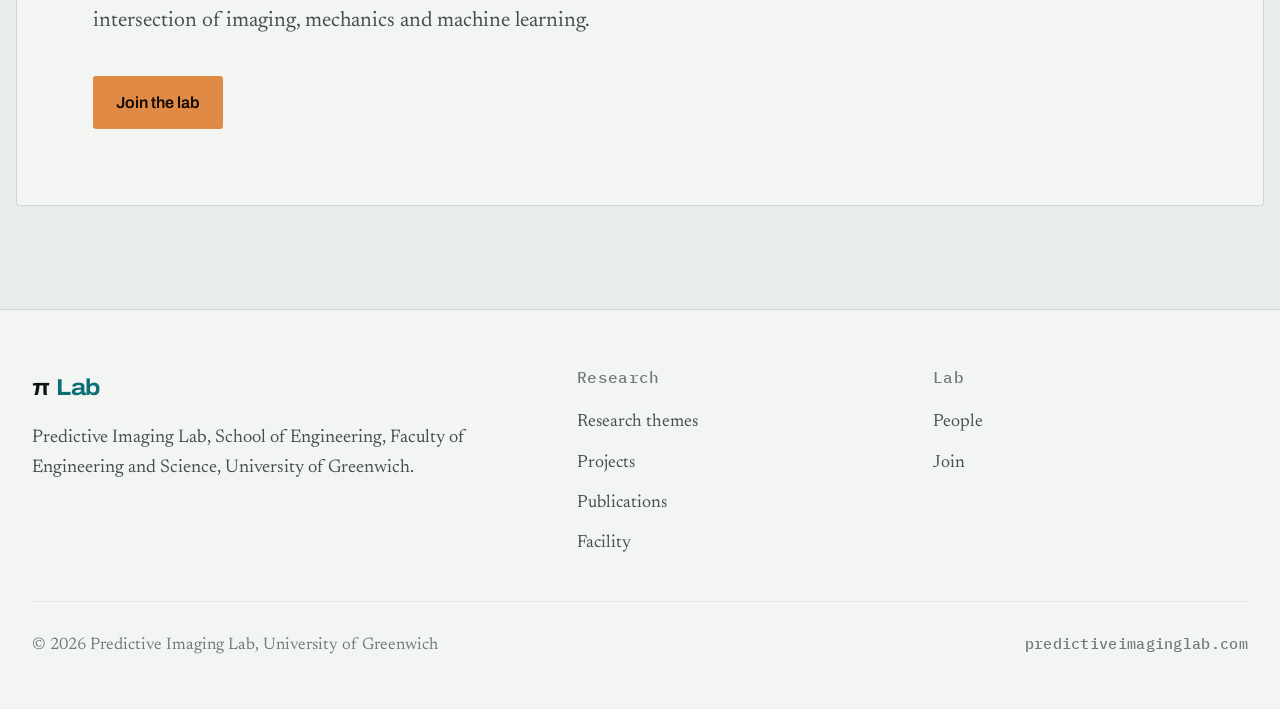
<file: people.html>
<!doctype html>
<html lang="en">
<head>
<meta charset="utf-8">
<meta name="viewport" content="width=device-width,initial-scale=1">
<title>People — π Lab</title>
<meta name="description" content="Members and affiliates of the Predictive Imaging Lab at the University of Greenwich.">
<link rel="canonical" href="https://predictiveimaginglab.com/people.html">
<meta property="og:title" content="People — π Lab">
<meta property="og:description" content="Members and affiliates of the Predictive Imaging Lab at the University of Greenwich.">
<meta property="og:type" content="website">
<link rel="icon" href="data:image/svg+xml,<svg xmlns='http://www.w3.org/2000/svg' viewBox='0 0 32 32'><rect width='32' height='32' rx='6' fill='%230E6E76'/><text x='16' y='24' font-size='21' font-family='Georgia,serif' font-style='italic' text-anchor='middle' fill='%23E9EDEA'>&#960;</text></svg>">
<link rel="preconnect" href="https://fonts.googleapis.com">
<link rel="preconnect" href="https://fonts.gstatic.com" crossorigin>
<link rel="stylesheet" href="https://fonts.googleapis.com/css2?family=Archivo:wdth,wght@100..125,400..800&family=Newsreader:ital,opsz,wght@0,6..72,300..600;1,6..72,300..500&family=IBM+Plex+Mono:wght@400;500&display=swap">
<link rel="stylesheet" href="assets/css/site.css">
</head>
<body>

<svg class="sprite" aria-hidden="true" focusable="false"><symbol id="ph-avatar" viewBox="0 0 64 64"><circle cx="32" cy="24" r="10"/><path d="M32 38c-10 0-18 7-18 16v10h36V54c0-9-8-16-18-16z"/></symbol></svg>

<a class="skip" href="#main">Skip to content</a>

<div class="topbar">
  <div class="wrap topbar-in">
    <a class="mark" href="index.html">
      <span class="mark-name">&pi; <span>Lab</span></span>
    </a>
    <nav class="nav" id="primary-nav" aria-label="Primary">
      <a href="research.html">Research</a>
      <a href="projects.html">Projects</a>
      <a href="publications.html">Publications</a>
      <a href="facility.html">Facility</a>
      <a href="people.html" aria-current="page">People</a>
      <a href="join.html">Join</a>
    </nav>
    <button class="themebtn" id="theme" type="button" aria-label="Switch between light and dark theme" title="Switch theme">
      <svg class="i-sun" viewBox="0 0 24 24" aria-hidden="true"><circle cx="12" cy="12" r="4"/><path d="M12 2v2"/><path d="M12 20v2"/><path d="m4.93 4.93 1.41 1.41"/><path d="m17.66 17.66 1.41 1.41"/><path d="M2 12h2"/><path d="M20 12h2"/><path d="m6.34 17.66-1.41 1.41"/><path d="m19.07 4.93-1.41 1.41"/></svg>
      <svg class="i-moon" viewBox="0 0 24 24" aria-hidden="true"><path d="M12 3a6 6 0 0 0 9 9 9 9 0 1 1-9-9Z"/></svg>
    </button>
    <button class="navbtn" id="navtoggle" type="button" aria-label="Open menu" aria-expanded="false" aria-controls="primary-nav">
      <svg class="i-bars" viewBox="0 0 24 24" aria-hidden="true"><path d="M3 6h18"/><path d="M3 12h18"/><path d="M3 18h18"/></svg>
      <svg class="i-x" viewBox="0 0 24 24" aria-hidden="true"><path d="M5 5l14 14"/><path d="M19 5L5 19"/></svg>
    </button>
  </div>
</div>
<div class="navscrim" id="navscrim" aria-hidden="true"></div>

<main id="main">

<div class="wrap">
  <header class="masthead">
    <span class="kicker mono">People</span>
    <h1>Members and affiliates</h1>
    <p>The lab is interdisciplinary by construction: mechanics, imaging, machine learning and quantum. Around it, the &pi; Lab network gathers researchers from across the Faculty &mdash; engineering, computing, soils, pharmaceutical and biological science &mdash; and beyond.</p>
  </header>
</div>


<section>
  <div class="wrap grid">
    <div class="rail">
      <span class="kicker mono">Members</span>
      <h2>The lab</h2>
      <p>Researchers based in the group at the University of Greenwich.</p>
    </div>
    <div class="people rv">
      <div class="person">
        <div class="avatar"><img src="assets/img/people/gianluca-tozzi.jpg" alt="" width="500" height="500" loading="lazy"></div>
        <div>
          <h3>Gianluca Tozzi</h3>
          <p class="role mono">Professor of Industrial Engineering, Lab lead</p>
          <div class="links"><a href="https://www.linkedin.com/in/gianluca-tozzi-8ba47a3a" rel="noopener">LinkedIn</a></div>
        </div>
      </div>
      <div class="person">
        <div class="avatar ph-slot"><svg class="ph" aria-hidden="true"><use href="#ph-avatar"></use></svg></div>
        <div>
          <h3>Neetu Sigger</h3>
          <p class="role mono">Research Fellow, Hyperspectral AI</p>
          <div class="links"><a href="https://www.linkedin.com/in/neetu-sigger-36381a217" rel="noopener">LinkedIn</a></div>
        </div>
      </div>
      <div class="person">
        <div class="avatar ph-slot"><svg class="ph" aria-hidden="true"><use href="#ph-avatar"></use></svg></div>
        <div>
          <h3>Valentina Perricone</h3>
          <p class="role mono">Visiting Research Fellow, Biomimetics</p>
          <div class="links"><a href="https://www.linkedin.com/in/valentina-perricone-701a31205/" rel="noopener">LinkedIn</a></div>
        </div>
      </div>
      <div class="person">
        <div class="avatar"><img src="assets/img/people/jon-valijonov.jpg" alt="" width="600" height="600" loading="lazy"></div>
        <div>
          <h3>Jon Valijonov</h3>
          <p class="role mono">PhD Researcher, Tissue mechanics</p>
          <div class="links"><a href="https://www.linkedin.com/in/jon-valijonov/" rel="noopener">LinkedIn</a></div>
        </div>
      </div>
      <div class="person">
        <div class="avatar ph-slot"><svg class="ph" aria-hidden="true"><use href="#ph-avatar"></use></svg></div>
        <div>
          <h3>Moeen Mohammady</h3>
          <p class="role mono">PhD Researcher, Biomaterials</p>
          <div class="links"><a href="https://www.linkedin.com/in/moeen-mohammady" rel="noopener">LinkedIn</a></div>
        </div>
      </div>
      <div class="person">
        <div class="avatar ph-slot"><svg class="ph" aria-hidden="true"><use href="#ph-avatar"></use></svg></div>
        <div>
          <h3>Isabella Florez</h3>
          <p class="role mono">PhD Researcher, Quantum imaging</p>
          <div class="links"><a href="https://www.linkedin.com/in/isabellaflorez/" rel="noopener">LinkedIn</a></div>
        </div>
      </div>
      <div class="person">
        <div class="avatar ph-slot"><svg class="ph" aria-hidden="true"><use href="#ph-avatar"></use></svg></div>
        <div>
          <h3>Temor Al&#8209;Kaisi</h3>
          <p class="role mono">PhD Researcher, Hyperspectral AI</p>
          <div class="links"><a href="https://www.linkedin.com/in/mohamed-al-kaisi/" rel="noopener">LinkedIn</a></div>
        </div>
      </div>
      <div class="person">
        <div class="avatar ph-slot"><svg class="ph" aria-hidden="true"><use href="#ph-avatar"></use></svg></div>
        <div>
          <h3>Pinelopi Almpantaki</h3>
          <p class="role mono">KTP Research Associate, Bio&#8209;composites</p>
          <div class="links"><a href="https://www.linkedin.com/in/pinelopi-almpantaki/" rel="noopener">LinkedIn</a></div>
        </div>
      </div>
    </div>
  </div>
</section>

<section>
  <div class="wrap grid">
    <div class="rail">
      <span class="kicker mono">Affiliates</span>
      <h2>&pi; Lab network</h2>
      <p>The network reaches across five schools and institutes of the University of Greenwich &mdash; engineering, computing, soils, pharmaceutical and biological science.</p>
    </div>
    <div>
      <div class="roster rv">
      <div class="roster-row">
        <div class="who"><h3>Peter Soar</h3><div class="links"><a href="https://www.linkedin.com/in/peter-soar-phd" rel="noopener">LinkedIn</a></div></div>
        <p>Senior Lecturer in Computer Science</p>
        <p class="aff mono">Computing &amp; Mathematical Sciences</p>
      </div>
      <div class="roster-row">
        <div class="who"><h3>James Le Houx</h3><div class="links"><a href="https://www.linkedin.com/in/jameslehoux" rel="noopener">LinkedIn</a></div></div>
        <p>Senior Lecturer in Materials Science and Engineering</p>
        <p class="aff mono">School of Engineering</p>
      </div>
      <div class="roster-row">
        <div class="who"><h3>Tuan Nguyen</h3><div class="links"><a href="https://www.linkedin.com/in/tuan-th-nguyen/" rel="noopener">LinkedIn</a></div></div>
        <p>Senior Lecturer in Computer Science</p>
        <p class="aff mono">Computing &amp; Mathematical Sciences</p>
      </div>
      <div class="roster-row">
        <div class="who"><h3>Sebastian Blair</h3><div class="links"><a href="https://www.linkedin.com/in/sebastianblair/" rel="noopener">LinkedIn</a></div></div>
        <p>Lecturer in Electrical, Electronic and Computer Engineering</p>
        <p class="aff mono">School of Engineering</p>
      </div>
      <div class="roster-row">
        <div class="who"><h3>Ahmed Farhat</h3><div class="links"><a href="https://www.linkedin.com/in/ahmed-farhat-ba4a8922" rel="noopener">LinkedIn</a></div></div>
        <p>Lecturer in Computer Science</p>
        <p class="aff mono">Computing &amp; Mathematical Sciences</p>
      </div>
      <div class="roster-row">
        <div class="who"><h3>Sadaf Ashraf</h3><div class="links"><a href="https://www.linkedin.com/in/sadaf-ashraf-334691228/" rel="noopener">LinkedIn</a></div></div>
        <p>Lecturer in Biological Sciences</p>
        <p class="aff mono">Medway School of Pharmacy</p>
      </div>
      <div class="roster-row">
        <div class="who"><h3>Ana&#8209;Maria Totea</h3><div class="links"><a href="https://www.linkedin.com/in/ana-maria-t-141637168" rel="noopener">LinkedIn</a></div></div>
        <p>Lecturer in Pharmaceutical Science</p>
        <p class="aff mono">School of Science</p>
      </div>
      <div class="roster-row">
        <div class="who"><h3>Marcos Paradelo P&eacute;rez</h3><div class="links"><a href="https://www.linkedin.com/in/marcos-paradelo-p%C3%A9rez" rel="noopener">LinkedIn</a></div></div>
        <p>Fellow in Soils</p>
        <p class="aff mono">Natural Resources Institute</p>
      </div>
      <div class="roster-row">
        <div class="who"><h3>Mohammad Majid al&#8209;Rifaie</h3><div class="links"><a href="https://www.linkedin.com/in/al-rifaie" rel="noopener">LinkedIn</a></div></div>
        <p>Associate Professor in Artificial Intelligence</p>
        <p class="aff mono">Computing &amp; Mathematical Sciences</p>
      </div>
      <div class="roster-row">
        <div class="who"><h3>Barbara Tiddi</h3><div class="links"><a href="https://www.linkedin.com/in/barbara-tiddi-7453a4341/" rel="noopener">LinkedIn</a></div></div>
        <p>Lecturer in Applied Ecology and Environmental Sciences</p>
        <p class="aff mono">Natural Resources Institute</p>
      </div>
      </div>
      <p class="section-sub">The affiliate list grows as the network does. If you collaborate with us and would like to be listed, get in touch.</p>
    </div>
  </div>
</section>

<section style="padding-bottom:clamp(64.4px,8vw,119.6px)">
  <div class="join">
    <h2>Room for one more.</h2>
    <p>We take on PhD researchers, postdocs and industrial partners working at the intersection of imaging, mechanics and machine learning.</p>
    <div class="cta-row">
      <a class="btn btn-a" href="join.html">Join the lab</a>
    </div>
  </div>
</section>


</main>

<footer>
  <div class="wrap">
    <div class="foot-grid">
      <div class="foot-about">
        <a class="mark" href="index.html">
          <span class="mark-name">&pi; <span>Lab</span></span>
        </a>
        <p>Predictive Imaging Lab, School of Engineering, Faculty of Engineering and Science, University of Greenwich.</p>
      </div>
      <div class="foot-col">
        <h4>Research</h4>
        <a href="research.html">Research themes</a>
        <a href="projects.html">Projects</a>
        <a href="publications.html">Publications</a>
        <a href="facility.html">Facility</a>
      </div>
      <div class="foot-col">
        <h4>Lab</h4>
        <a href="people.html">People</a>
        <a href="join.html">Join</a>
      </div>
    </div>
    <div class="foot-base">
      <span>&copy; 2026 Predictive Imaging Lab, University of Greenwich</span>
      <span class="mono">predictiveimaginglab.com</span>
    </div>
  </div>
</footer>

<script src="assets/js/site.js"></script>
</body>
</html>
</file>
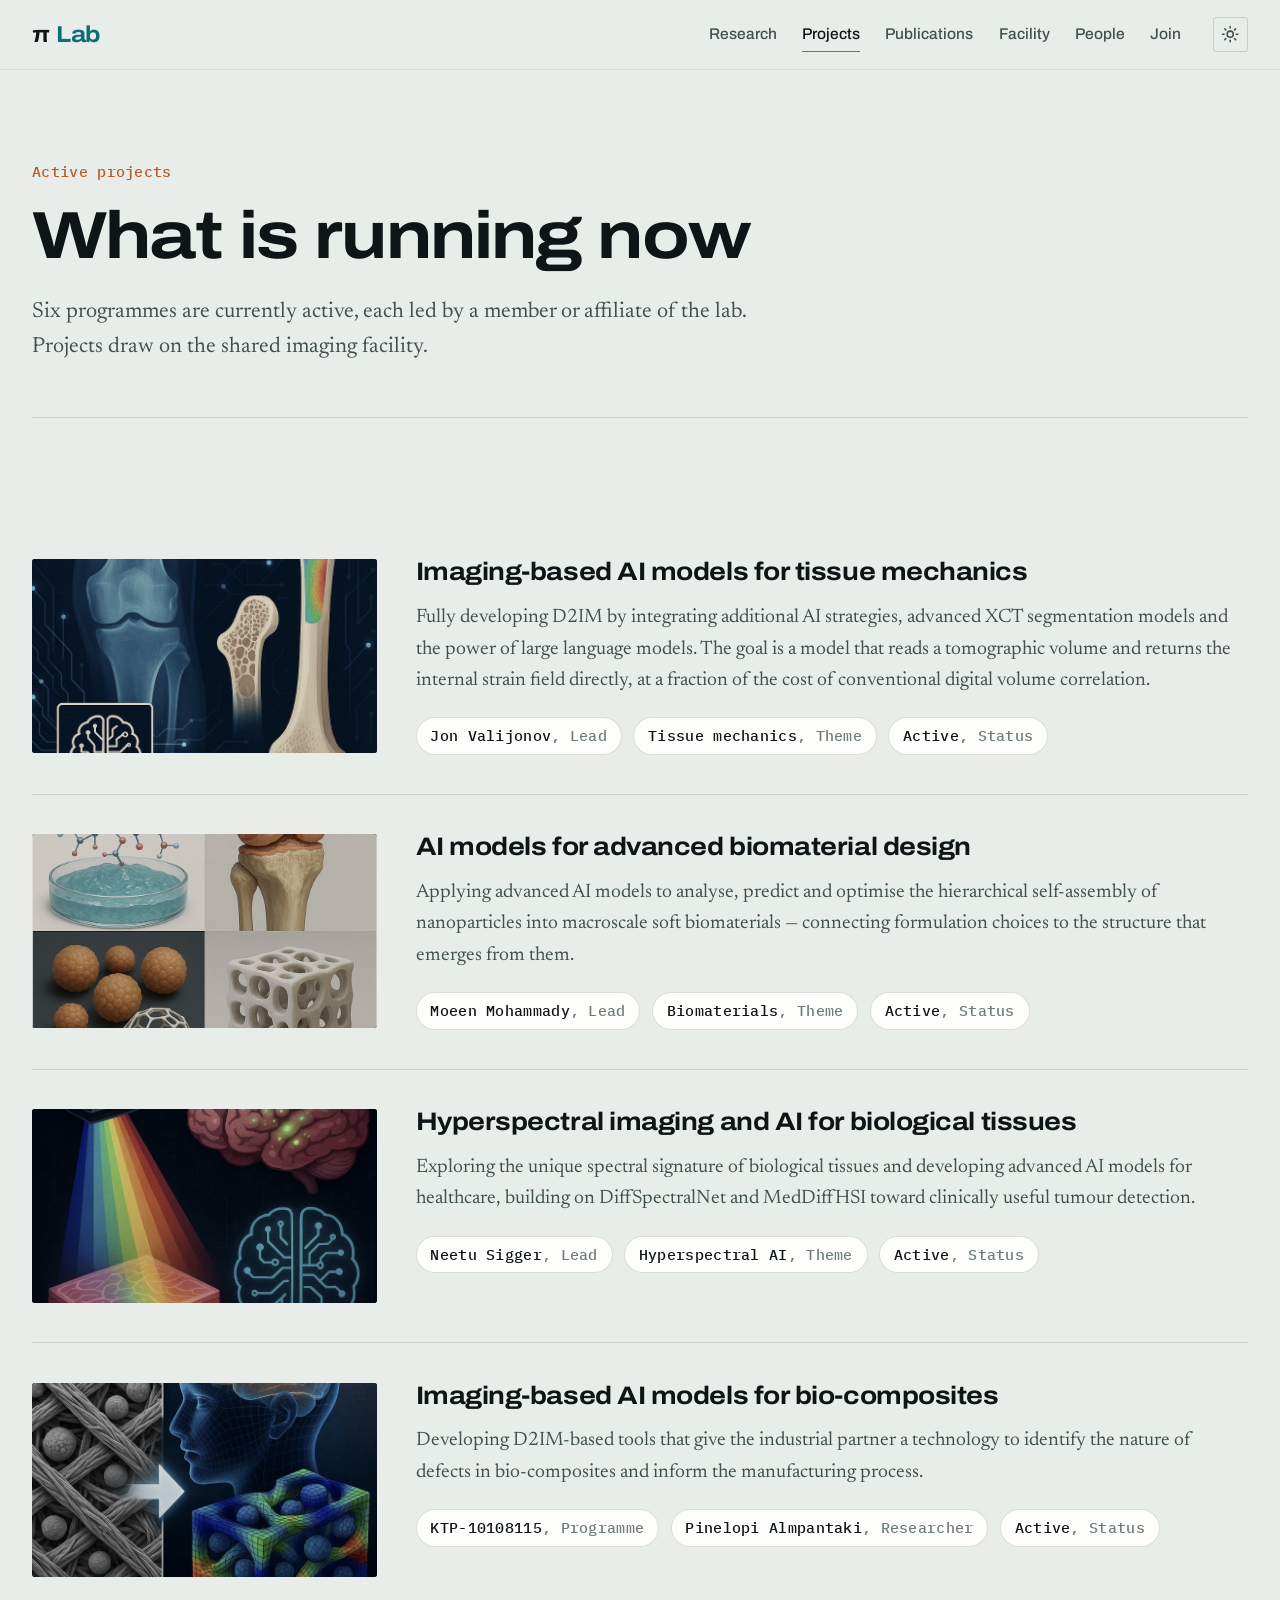
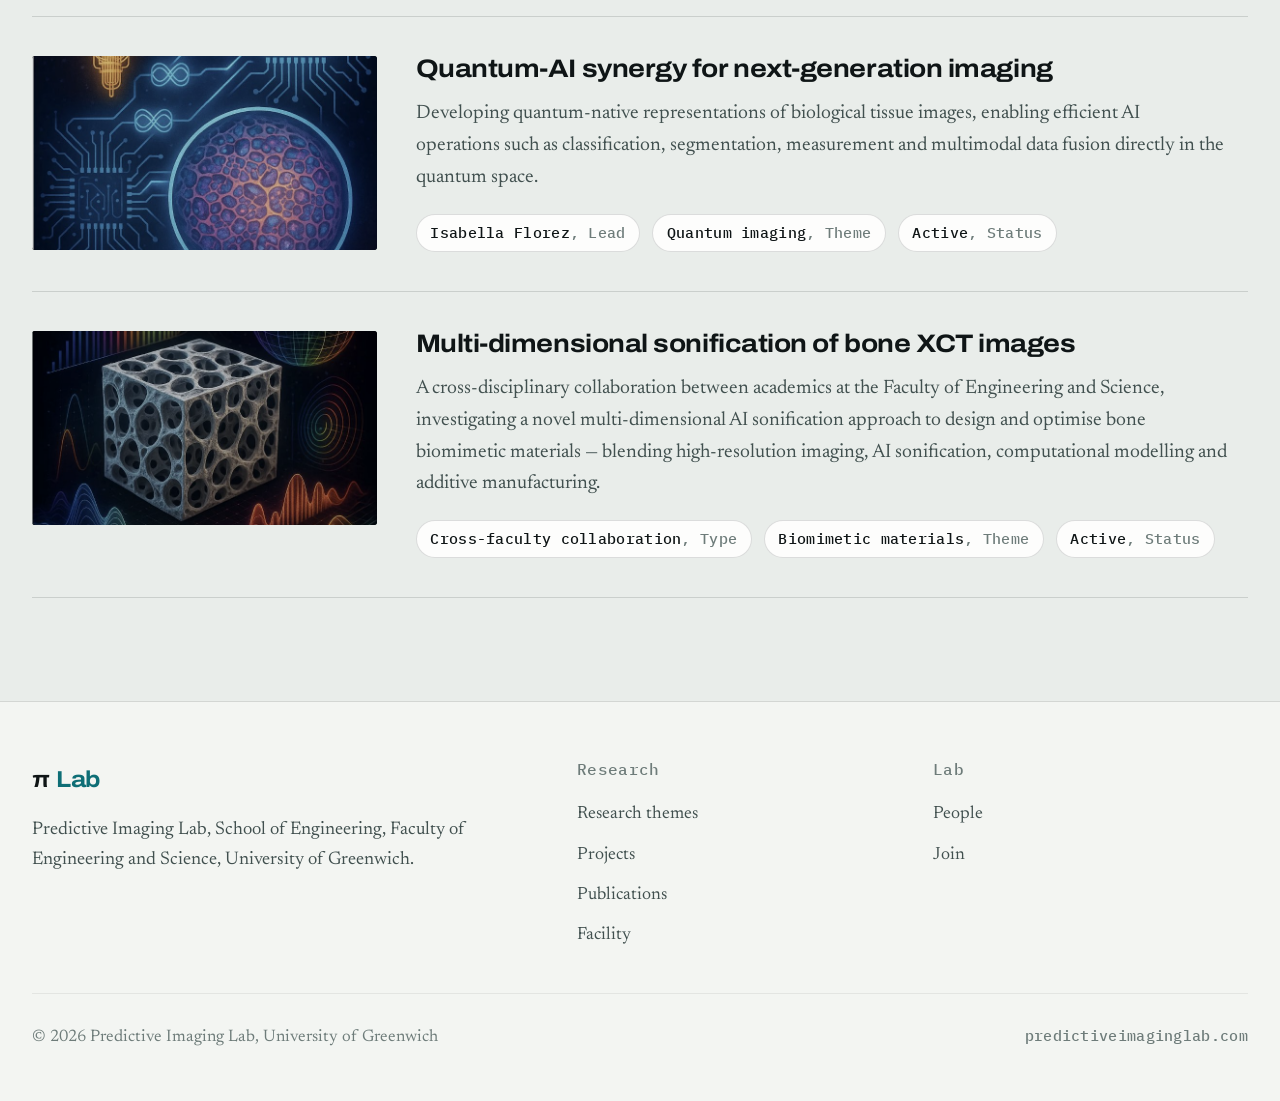
<file: projects.html>
<!doctype html>
<html lang="en">
<head>
<meta charset="utf-8">
<meta name="viewport" content="width=device-width,initial-scale=1">
<title>Projects — π Lab</title>
<meta name="description" content="Active research projects at the Predictive Imaging Lab, University of Greenwich — each led by a member or affiliate of the lab.">
<link rel="canonical" href="https://predictiveimaginglab.com/projects.html">
<meta property="og:title" content="Projects — π Lab">
<meta property="og:description" content="Active research projects at the Predictive Imaging Lab, University of Greenwich — each led by a member or affiliate of the lab.">
<meta property="og:type" content="website">
<link rel="icon" href="data:image/svg+xml,<svg xmlns='http://www.w3.org/2000/svg' viewBox='0 0 32 32'><rect width='32' height='32' rx='6' fill='%230E6E76'/><text x='16' y='24' font-size='21' font-family='Georgia,serif' font-style='italic' text-anchor='middle' fill='%23E9EDEA'>&#960;</text></svg>">
<link rel="preconnect" href="https://fonts.googleapis.com">
<link rel="preconnect" href="https://fonts.gstatic.com" crossorigin>
<link rel="stylesheet" href="https://fonts.googleapis.com/css2?family=Archivo:wdth,wght@100..125,400..800&family=Newsreader:ital,opsz,wght@0,6..72,300..600;1,6..72,300..500&family=IBM+Plex+Mono:wght@400;500&display=swap">
<link rel="stylesheet" href="assets/css/site.css">
</head>
<body>

<a class="skip" href="#main">Skip to content</a>

<div class="topbar">
  <div class="wrap topbar-in">
    <a class="mark" href="index.html">
      <span class="mark-name">&pi; <span>Lab</span></span>
    </a>
    <nav class="nav" id="primary-nav" aria-label="Primary">
      <a href="research.html">Research</a>
      <a href="projects.html" aria-current="page">Projects</a>
      <a href="publications.html">Publications</a>
      <a href="facility.html">Facility</a>
      <a href="people.html">People</a>
      <a href="join.html">Join</a>
    </nav>
    <button class="themebtn" id="theme" type="button" aria-label="Switch between light and dark theme" title="Switch theme">
      <svg class="i-sun" viewBox="0 0 24 24" aria-hidden="true"><circle cx="12" cy="12" r="4"/><path d="M12 2v2"/><path d="M12 20v2"/><path d="m4.93 4.93 1.41 1.41"/><path d="m17.66 17.66 1.41 1.41"/><path d="M2 12h2"/><path d="M20 12h2"/><path d="m6.34 17.66-1.41 1.41"/><path d="m19.07 4.93-1.41 1.41"/></svg>
      <svg class="i-moon" viewBox="0 0 24 24" aria-hidden="true"><path d="M12 3a6 6 0 0 0 9 9 9 9 0 1 1-9-9Z"/></svg>
    </button>
    <button class="navbtn" id="navtoggle" type="button" aria-label="Open menu" aria-expanded="false" aria-controls="primary-nav">
      <svg class="i-bars" viewBox="0 0 24 24" aria-hidden="true"><path d="M3 6h18"/><path d="M3 12h18"/><path d="M3 18h18"/></svg>
      <svg class="i-x" viewBox="0 0 24 24" aria-hidden="true"><path d="M5 5l14 14"/><path d="M19 5L5 19"/></svg>
    </button>
  </div>
</div>
<div class="navscrim" id="navscrim" aria-hidden="true"></div>

<main id="main">

<div class="wrap">
  <header class="masthead">
    <span class="kicker mono">Active projects</span>
    <h1>What is running now</h1>
    <p>Six programmes are currently active, each led by a member or affiliate of the lab. Projects draw on the shared imaging facility.</p>
  </header>
</div>

<section>
  <div class="wrap">
      <article class="proj-row rv">
        <div class="media"><img src="assets/img/proj-tissue-mechanics.jpg" alt="Knee radiograph beside a femur rendered with a strain colour map and trabecular bone detail" loading="lazy" decoding="async"></div>
        <div>
          <h3>Imaging-based AI models for tissue mechanics</h3>
          <p>Fully developing D2IM by integrating additional AI strategies, advanced XCT segmentation models and the power of large language models. The goal is a model that reads a tomographic volume and returns the internal strain field directly, at a fraction of the cost of conventional digital volume correlation.</p>
          <div class="meta-row">
        <span class="pill mono"><b>Jon Valijonov</b>, Lead</span>
        <span class="pill mono"><b>Tissue mechanics</b>, Theme</span>
        <span class="pill mono"><b>Active</b>, Status</span>
          </div>
        </div>
      </article>
      <article class="proj-row rv">
        <div class="media"><img src="assets/img/proj-biomaterials.jpg" alt="Molecular model, joint anatomy, self-assembled nanoparticles and a printed lattice scaffold" loading="lazy" decoding="async"></div>
        <div>
          <h3>AI models for advanced biomaterial design</h3>
          <p>Applying advanced AI models to analyse, predict and optimise the hierarchical self-assembly of nanoparticles into macroscale soft biomaterials — connecting formulation choices to the structure that emerges from them.</p>
          <div class="meta-row">
        <span class="pill mono"><b>Moeen Mohammady</b>, Lead</span>
        <span class="pill mono"><b>Biomaterials</b>, Theme</span>
        <span class="pill mono"><b>Active</b>, Status</span>
          </div>
        </div>
      </article>
      <article class="proj-row rv">
        <div class="media"><img src="assets/img/proj-hyperspectral.jpg" alt="Hyperspectral light dispersed across a tissue sample beside a brain illustration" loading="lazy" decoding="async"></div>
        <div>
          <h3>Hyperspectral imaging and AI for biological tissues</h3>
          <p>Exploring the unique spectral signature of biological tissues and developing advanced AI models for healthcare, building on DiffSpectralNet and MedDiffHSI toward clinically useful tumour detection.</p>
          <div class="meta-row">
        <span class="pill mono"><b>Neetu Sigger</b>, Lead</span>
        <span class="pill mono"><b>Hyperspectral AI</b>, Theme</span>
        <span class="pill mono"><b>Active</b>, Status</span>
          </div>
        </div>
      </article>
      <article class="proj-row rv">
        <div class="media"><img src="assets/img/proj-biocomposites.jpg" alt="Scanning electron micrograph of composite fibres mapped to a modelled defect volume" loading="lazy" decoding="async"></div>
        <div>
          <h3>Imaging-based AI models for bio-composites</h3>
          <p>Developing D2IM-based tools that give the industrial partner a technology to identify the nature of defects in bio-composites and inform the manufacturing process.</p>
          <div class="meta-row">
        <span class="pill mono"><b>KTP-10108115</b>, Programme</span>
        <span class="pill mono"><b>Pinelopi Almpantaki</b>, Researcher</span>
        <span class="pill mono"><b>Active</b>, Status</span>
          </div>
        </div>
      </article>
      <article class="proj-row rv">
        <div class="media"><img src="assets/img/proj-quantum.jpg" alt="Quantum processor and AI circuitry beside a magnified tissue cross-section" loading="lazy" decoding="async"></div>
        <div>
          <h3>Quantum-AI synergy for next-generation imaging</h3>
          <p>Developing quantum-native representations of biological tissue images, enabling efficient AI operations such as classification, segmentation, measurement and multimodal data fusion directly in the quantum space.</p>
          <div class="meta-row">
        <span class="pill mono"><b>Isabella Florez</b>, Lead</span>
        <span class="pill mono"><b>Quantum imaging</b>, Theme</span>
        <span class="pill mono"><b>Active</b>, Status</span>
          </div>
        </div>
      </article>
      <article class="proj-row rv">
        <div class="media"><img src="assets/img/proj-sonification.jpg" alt="Bone lattice cube surrounded by acoustic waveforms and frequency spectra" loading="lazy" decoding="async"></div>
        <div>
          <h3>Multi-dimensional sonification of bone XCT images</h3>
          <p>A cross-disciplinary collaboration between academics at the Faculty of Engineering and Science, investigating a novel multi-dimensional AI sonification approach to design and optimise bone biomimetic materials — blending high-resolution imaging, AI sonification, computational modelling and additive manufacturing.</p>
          <div class="meta-row">
        <span class="pill mono"><b>Cross-faculty collaboration</b>, Type</span>
        <span class="pill mono"><b>Biomimetic materials</b>, Theme</span>
        <span class="pill mono"><b>Active</b>, Status</span>
          </div>
        </div>
      </article>
  </div>
</section>

</main>

<footer>
  <div class="wrap">
    <div class="foot-grid">
      <div class="foot-about">
        <a class="mark" href="index.html">
          <span class="mark-name">&pi; <span>Lab</span></span>
        </a>
        <p>Predictive Imaging Lab, School of Engineering, Faculty of Engineering and Science, University of Greenwich.</p>
      </div>
      <div class="foot-col">
        <h4>Research</h4>
        <a href="research.html">Research themes</a>
        <a href="projects.html">Projects</a>
        <a href="publications.html">Publications</a>
        <a href="facility.html">Facility</a>
      </div>
      <div class="foot-col">
        <h4>Lab</h4>
        <a href="people.html">People</a>
        <a href="join.html">Join</a>
      </div>
    </div>
    <div class="foot-base">
      <span>&copy; 2026 Predictive Imaging Lab, University of Greenwich</span>
      <span class="mono">predictiveimaginglab.com</span>
    </div>
  </div>
</footer>

<script src="assets/js/tomo.js"></script>
<script src="assets/js/site.js"></script>
</body>
</html>
</file>
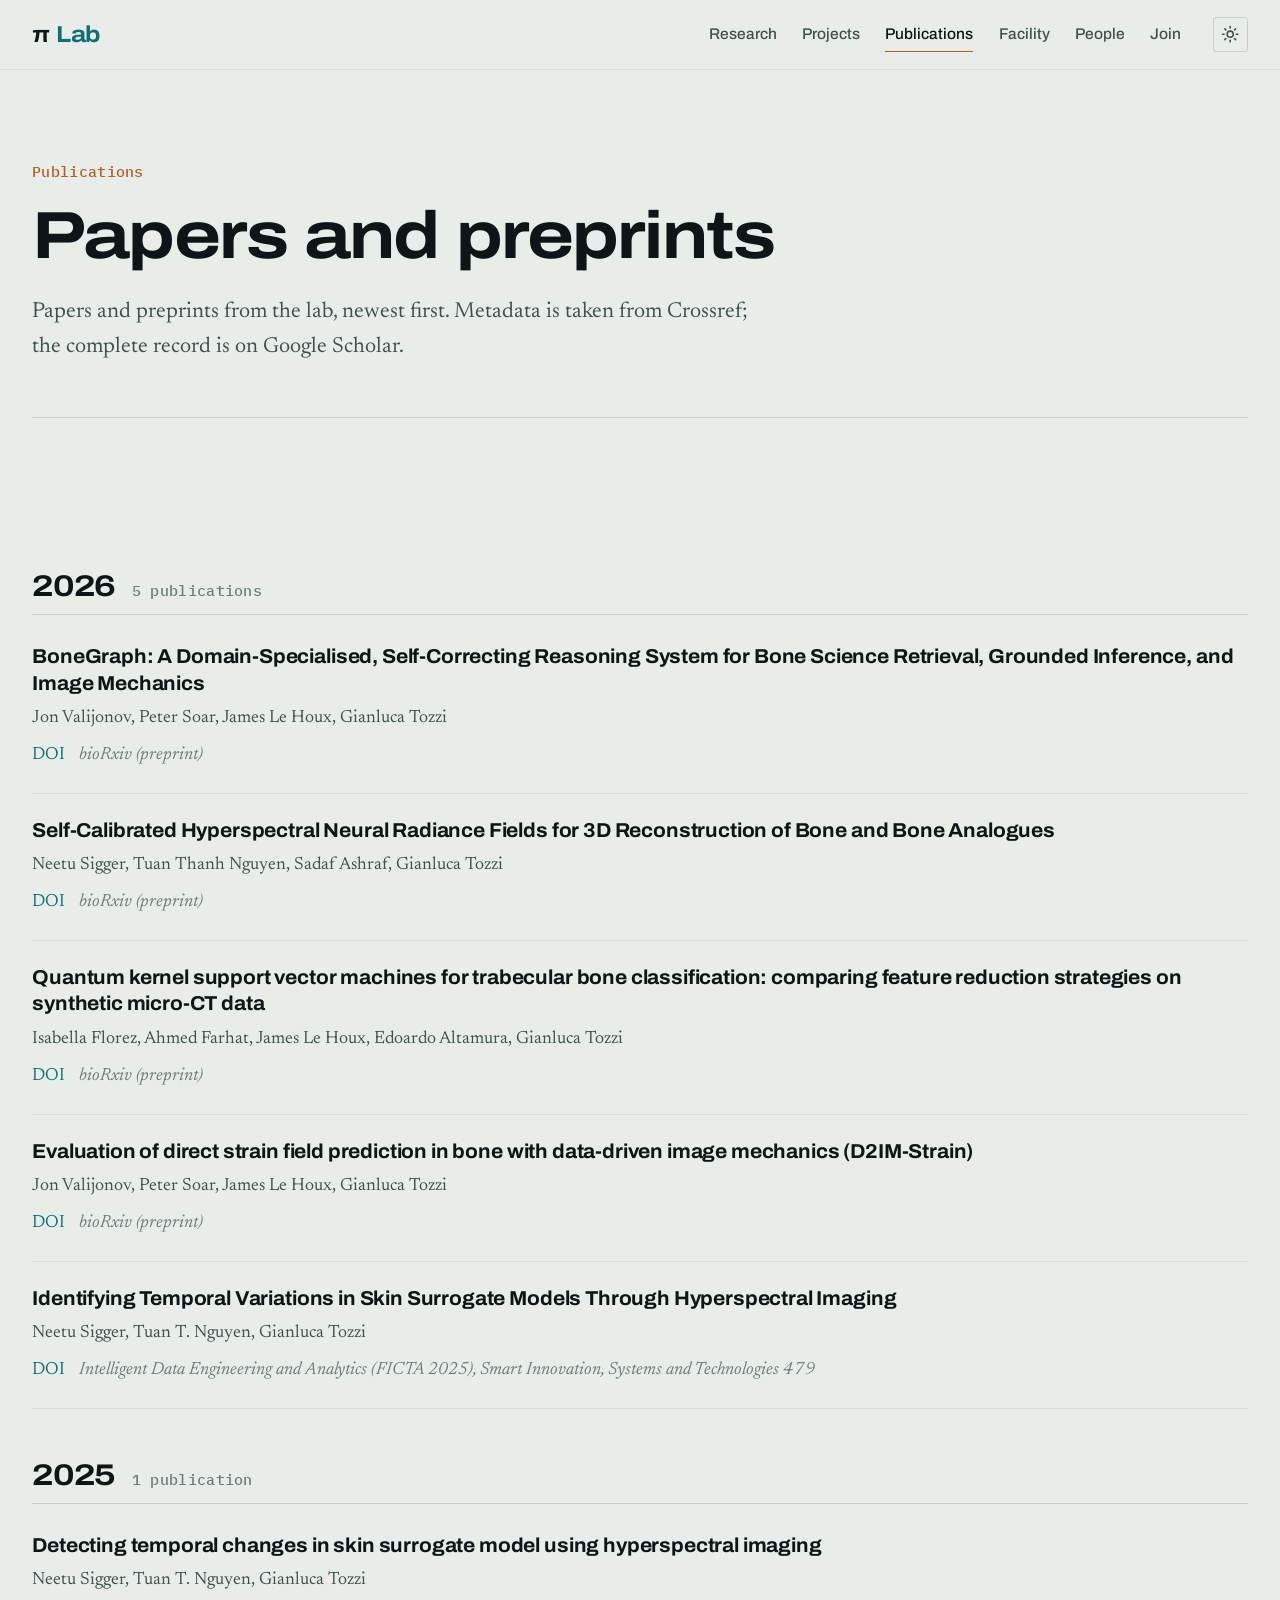
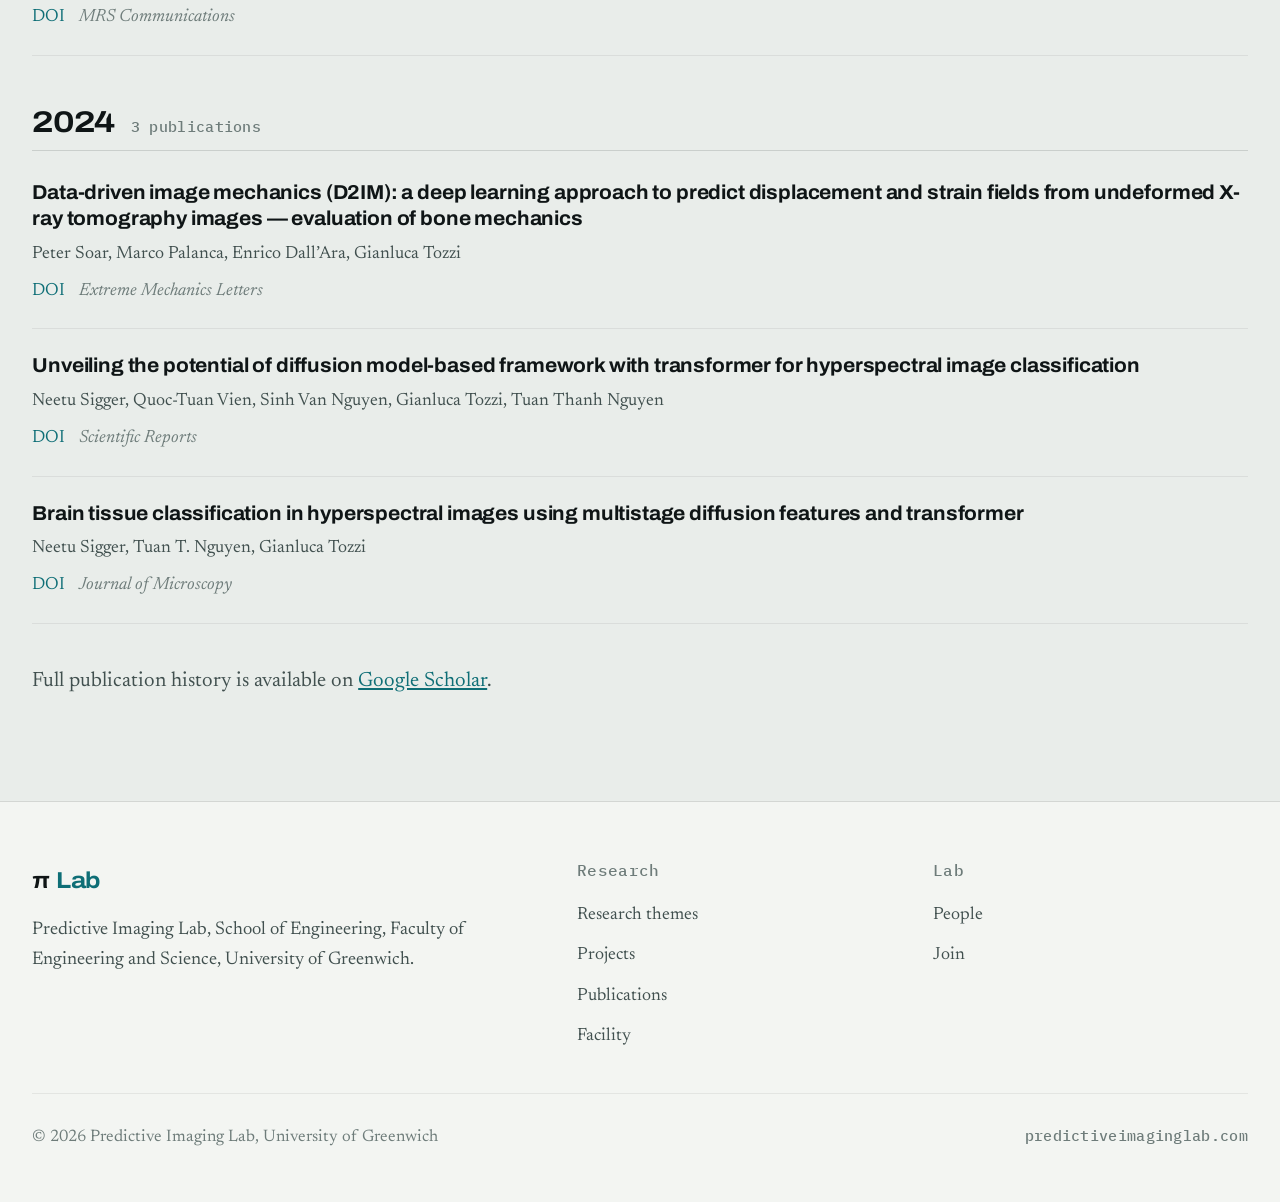
<file: publications.html>
<!doctype html>
<html lang="en">
<head>
<meta charset="utf-8">
<meta name="viewport" content="width=device-width,initial-scale=1">
<title>Publications — π Lab</title>
<meta name="description" content="Publications from the Predictive Imaging Lab, University of Greenwich.">
<link rel="canonical" href="https://predictiveimaginglab.com/publications.html">
<meta property="og:title" content="Publications — π Lab">
<meta property="og:description" content="Publications from the Predictive Imaging Lab, University of Greenwich.">
<meta property="og:type" content="website">
<link rel="icon" href="data:image/svg+xml,<svg xmlns='http://www.w3.org/2000/svg' viewBox='0 0 32 32'><rect width='32' height='32' rx='6' fill='%230E6E76'/><text x='16' y='24' font-size='21' font-family='Georgia,serif' font-style='italic' text-anchor='middle' fill='%23E9EDEA'>&#960;</text></svg>">
<link rel="preconnect" href="https://fonts.googleapis.com">
<link rel="preconnect" href="https://fonts.gstatic.com" crossorigin>
<link rel="stylesheet" href="https://fonts.googleapis.com/css2?family=Archivo:wdth,wght@100..125,400..800&family=Newsreader:ital,opsz,wght@0,6..72,300..600;1,6..72,300..500&family=IBM+Plex+Mono:wght@400;500&display=swap">
<link rel="stylesheet" href="assets/css/site.css">
</head>
<body>

<a class="skip" href="#main">Skip to content</a>

<div class="topbar">
  <div class="wrap topbar-in">
    <a class="mark" href="index.html">
      <span class="mark-name">&pi; <span>Lab</span></span>
    </a>
    <nav class="nav" id="primary-nav" aria-label="Primary">
      <a href="research.html">Research</a>
      <a href="projects.html">Projects</a>
      <a href="publications.html" aria-current="page">Publications</a>
      <a href="facility.html">Facility</a>
      <a href="people.html">People</a>
      <a href="join.html">Join</a>
    </nav>
    <button class="themebtn" id="theme" type="button" aria-label="Switch between light and dark theme" title="Switch theme">
      <svg class="i-sun" viewBox="0 0 24 24" aria-hidden="true"><circle cx="12" cy="12" r="4"/><path d="M12 2v2"/><path d="M12 20v2"/><path d="m4.93 4.93 1.41 1.41"/><path d="m17.66 17.66 1.41 1.41"/><path d="M2 12h2"/><path d="M20 12h2"/><path d="m6.34 17.66-1.41 1.41"/><path d="m19.07 4.93-1.41 1.41"/></svg>
      <svg class="i-moon" viewBox="0 0 24 24" aria-hidden="true"><path d="M12 3a6 6 0 0 0 9 9 9 9 0 1 1-9-9Z"/></svg>
    </button>
    <button class="navbtn" id="navtoggle" type="button" aria-label="Open menu" aria-expanded="false" aria-controls="primary-nav">
      <svg class="i-bars" viewBox="0 0 24 24" aria-hidden="true"><path d="M3 6h18"/><path d="M3 12h18"/><path d="M3 18h18"/></svg>
      <svg class="i-x" viewBox="0 0 24 24" aria-hidden="true"><path d="M5 5l14 14"/><path d="M19 5L5 19"/></svg>
    </button>
  </div>
</div>
<div class="navscrim" id="navscrim" aria-hidden="true"></div>

<main id="main">

<div class="wrap">
  <header class="masthead">
    <span class="kicker mono">Publications</span>
    <h1>Papers and preprints</h1>
    <p>Papers and preprints from the lab, newest first. Metadata is taken from Crossref; the complete record is on Google Scholar.</p>
  </header>
</div>

<section>
  <div class="wrap">
    <div class="pubyear">
      <h3>2026</h3>
      <span class="mono">5 publications</span>
    </div>
      <article class="pub">
        <h4>BoneGraph: A Domain-Specialised, Self-Correcting Reasoning System for Bone Science Retrieval, Grounded Inference, and Image Mechanics</h4>
        <p class="authors">Jon Valijonov, Peter Soar, James Le Houx, Gianluca Tozzi</p>
        <p class="venue"><a class="doi-inline" href="https://doi.org/10.64898/2026.09.17.752482">DOI</a>bioRxiv (preprint)</p>
      </article>
      <article class="pub">
        <h4>Self-Calibrated Hyperspectral Neural Radiance Fields for 3D Reconstruction of Bone and Bone Analogues</h4>
        <p class="authors">Neetu Sigger, Tuan Thanh Nguyen, Sadaf Ashraf, Gianluca Tozzi</p>
        <p class="venue"><a class="doi-inline" href="https://doi.org/10.64898/2026.06.17.732938">DOI</a>bioRxiv (preprint)</p>
      </article>
      <article class="pub">
        <h4>Quantum kernel support vector machines for trabecular bone classification: comparing feature reduction strategies on synthetic micro-CT data</h4>
        <p class="authors">Isabella Florez, Ahmed Farhat, James Le Houx, Edoardo Altamura, Gianluca Tozzi</p>
        <p class="venue"><a class="doi-inline" href="https://doi.org/10.64898/2026.05.04.722627">DOI</a>bioRxiv (preprint)</p>
      </article>
      <article class="pub">
        <h4>Evaluation of direct strain field prediction in bone with data-driven image mechanics (D2IM-Strain)</h4>
        <p class="authors">Jon Valijonov, Peter Soar, James Le Houx, Gianluca Tozzi</p>
        <p class="venue"><a class="doi-inline" href="https://doi.org/10.64898/2026.03.31.715417">DOI</a>bioRxiv (preprint)</p>
      </article>
      <article class="pub">
        <h4>Identifying Temporal Variations in Skin Surrogate Models Through Hyperspectral Imaging</h4>
        <p class="authors">Neetu Sigger, Tuan T. Nguyen, Gianluca Tozzi</p>
        <p class="venue"><a class="doi-inline" href="https://doi.org/10.1007/978-3-032-18974-5_15">DOI</a>Intelligent Data Engineering and Analytics (FICTA 2025), Smart Innovation, Systems and Technologies 479</p>
      </article>
    <div class="pubyear">
      <h3>2025</h3>
      <span class="mono">1 publication</span>
    </div>
      <article class="pub">
        <h4>Detecting temporal changes in skin surrogate model using hyperspectral imaging</h4>
        <p class="authors">Neetu Sigger, Tuan T. Nguyen, Gianluca Tozzi</p>
        <p class="venue"><a class="doi-inline" href="https://doi.org/10.1557/s43579-025-00777-y">DOI</a>MRS Communications</p>
      </article>
    <div class="pubyear">
      <h3>2024</h3>
      <span class="mono">3 publications</span>
    </div>
      <article class="pub">
        <h4>Data-driven image mechanics (D2IM): a deep learning approach to predict displacement and strain fields from undeformed X-ray tomography images &mdash; evaluation of bone mechanics</h4>
        <p class="authors">Peter Soar, Marco Palanca, Enrico Dall&rsquo;Ara, Gianluca Tozzi</p>
        <p class="venue"><a class="doi-inline" href="https://doi.org/10.1016/j.eml.2024.102202">DOI</a>Extreme Mechanics Letters</p>
      </article>
      <article class="pub">
        <h4>Unveiling the potential of diffusion model-based framework with transformer for hyperspectral image classification</h4>
        <p class="authors">Neetu Sigger, Quoc-Tuan Vien, Sinh Van Nguyen, Gianluca Tozzi, Tuan Thanh Nguyen</p>
        <p class="venue"><a class="doi-inline" href="https://doi.org/10.1038/s41598-024-58125-4">DOI</a>Scientific Reports</p>
      </article>
      <article class="pub">
        <h4>Brain tissue classification in hyperspectral images using multistage diffusion features and transformer</h4>
        <p class="authors">Neetu Sigger, Tuan T. Nguyen, Gianluca Tozzi</p>
        <p class="venue"><a class="doi-inline" href="https://doi.org/10.1111/jmi.13372">DOI</a>Journal of Microscopy</p>
      </article>
    <p class="section-sub" style="margin-top:41.4px">Full publication history is available on <a href="https://scholar.google.com/citations?user=za2ai6YAAAAJ&amp;hl=en&amp;sortby=pubdate" rel="noopener">Google Scholar</a>.</p>
  </div>
</section>

</main>

<footer>
  <div class="wrap">
    <div class="foot-grid">
      <div class="foot-about">
        <a class="mark" href="index.html">
          <span class="mark-name">&pi; <span>Lab</span></span>
        </a>
        <p>Predictive Imaging Lab, School of Engineering, Faculty of Engineering and Science, University of Greenwich.</p>
      </div>
      <div class="foot-col">
        <h4>Research</h4>
        <a href="research.html">Research themes</a>
        <a href="projects.html">Projects</a>
        <a href="publications.html">Publications</a>
        <a href="facility.html">Facility</a>
      </div>
      <div class="foot-col">
        <h4>Lab</h4>
        <a href="people.html">People</a>
        <a href="join.html">Join</a>
      </div>
    </div>
    <div class="foot-base">
      <span>&copy; 2026 Predictive Imaging Lab, University of Greenwich</span>
      <span class="mono">predictiveimaginglab.com</span>
    </div>
  </div>
</footer>

<script src="assets/js/tomo.js"></script>
<script src="assets/js/site.js"></script>
</body>
</html>
</file>
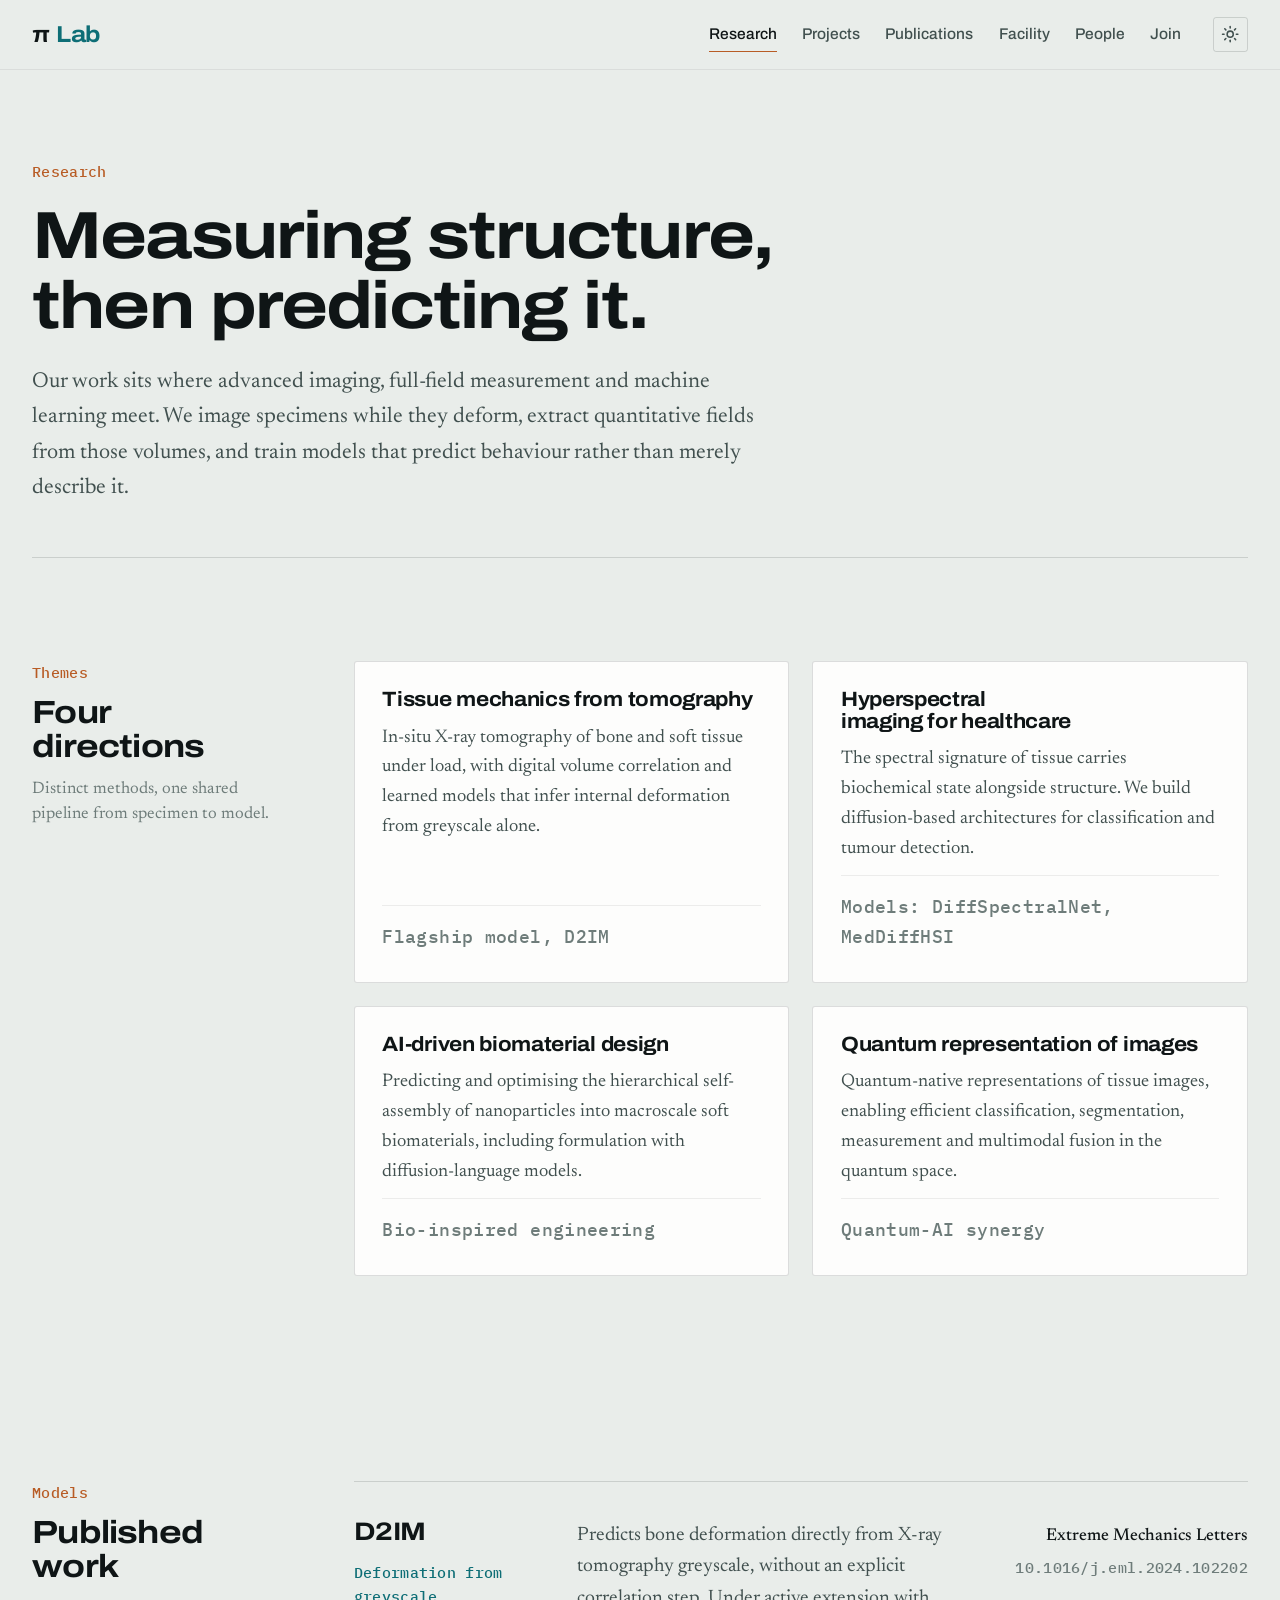
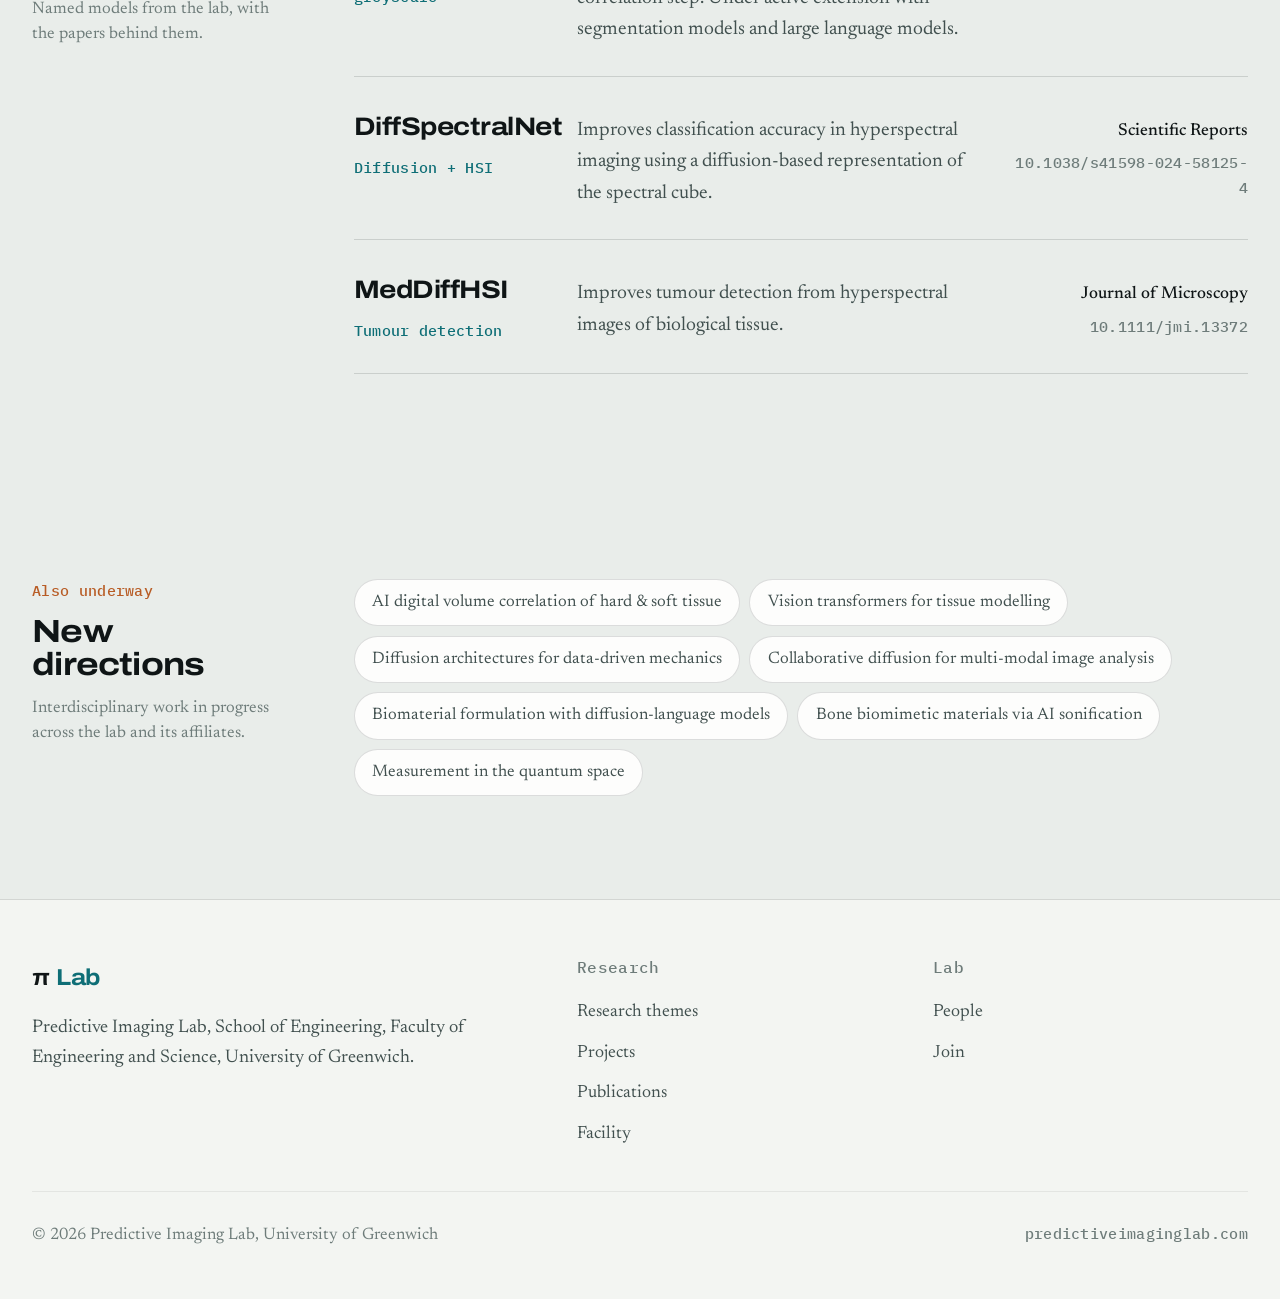
<file: research.html>
<!doctype html>
<html lang="en">
<head>
<meta charset="utf-8">
<meta name="viewport" content="width=device-width,initial-scale=1">
<title>Research — π Lab</title>
<meta name="description" content="Research themes at the Predictive Imaging Lab: imaging-based AI for tissue mechanics, hyperspectral imaging, biomaterial design and quantum representation.">
<link rel="canonical" href="https://predictiveimaginglab.com/research.html">
<meta property="og:title" content="Research — π Lab">
<meta property="og:description" content="Research themes at the Predictive Imaging Lab: imaging-based AI for tissue mechanics, hyperspectral imaging, biomaterial design and quantum representation.">
<meta property="og:type" content="website">
<link rel="icon" href="data:image/svg+xml,<svg xmlns='http://www.w3.org/2000/svg' viewBox='0 0 32 32'><rect width='32' height='32' rx='6' fill='%230E6E76'/><text x='16' y='24' font-size='21' font-family='Georgia,serif' font-style='italic' text-anchor='middle' fill='%23E9EDEA'>&#960;</text></svg>">
<link rel="preconnect" href="https://fonts.googleapis.com">
<link rel="preconnect" href="https://fonts.gstatic.com" crossorigin>
<link rel="stylesheet" href="https://fonts.googleapis.com/css2?family=Archivo:wdth,wght@100..125,400..800&family=Newsreader:ital,opsz,wght@0,6..72,300..600;1,6..72,300..500&family=IBM+Plex+Mono:wght@400;500&display=swap">
<link rel="stylesheet" href="assets/css/site.css">
</head>
<body>

<a class="skip" href="#main">Skip to content</a>

<div class="topbar">
  <div class="wrap topbar-in">
    <a class="mark" href="index.html">
      <span class="mark-name">&pi; <span>Lab</span></span>
    </a>
    <nav class="nav" id="primary-nav" aria-label="Primary">
      <a href="research.html" aria-current="page">Research</a>
      <a href="projects.html">Projects</a>
      <a href="publications.html">Publications</a>
      <a href="facility.html">Facility</a>
      <a href="people.html">People</a>
      <a href="join.html">Join</a>
    </nav>
    <button class="themebtn" id="theme" type="button" aria-label="Switch between light and dark theme" title="Switch theme">
      <svg class="i-sun" viewBox="0 0 24 24" aria-hidden="true"><circle cx="12" cy="12" r="4"/><path d="M12 2v2"/><path d="M12 20v2"/><path d="m4.93 4.93 1.41 1.41"/><path d="m17.66 17.66 1.41 1.41"/><path d="M2 12h2"/><path d="M20 12h2"/><path d="m6.34 17.66-1.41 1.41"/><path d="m19.07 4.93-1.41 1.41"/></svg>
      <svg class="i-moon" viewBox="0 0 24 24" aria-hidden="true"><path d="M12 3a6 6 0 0 0 9 9 9 9 0 1 1-9-9Z"/></svg>
    </button>
    <button class="navbtn" id="navtoggle" type="button" aria-label="Open menu" aria-expanded="false" aria-controls="primary-nav">
      <svg class="i-bars" viewBox="0 0 24 24" aria-hidden="true"><path d="M3 6h18"/><path d="M3 12h18"/><path d="M3 18h18"/></svg>
      <svg class="i-x" viewBox="0 0 24 24" aria-hidden="true"><path d="M5 5l14 14"/><path d="M19 5L5 19"/></svg>
    </button>
  </div>
</div>
<div class="navscrim" id="navscrim" aria-hidden="true"></div>

<main id="main">

<div class="wrap">
  <header class="masthead">
    <span class="kicker mono">Research</span>
    <h1>Measuring structure, then predicting it.</h1>
    <p>Our work sits where advanced imaging, full-field measurement and machine learning meet. We image specimens while they deform, extract quantitative fields from those volumes, and train models that predict behaviour rather than merely describe it.</p>
  </header>
</div>


<section>
  <div class="wrap grid">
    <div class="rail">
      <span class="kicker mono">Themes</span>
      <h2>Four directions</h2>
      <p>Distinct methods, one shared pipeline from specimen to model.</p>
    </div>
    <div>
      <div class="cards rv">
        <article class="card">
          <h3>Tissue mechanics from tomography</h3>
          <p>In&#8209;situ X-ray tomography of bone and soft tissue under load, with digital volume correlation and learned models that infer internal deformation from greyscale alone.</p>
          <p class="who mono">Flagship model, D2IM</p>
        </article>
        <article class="card">
          <h3>Hyperspectral imaging for healthcare</h3>
          <p>The spectral signature of tissue carries biochemical state alongside structure. We build diffusion-based architectures for classification and tumour detection.</p>
          <p class="who mono">Models: DiffSpectralNet, MedDiffHSI</p>
        </article>
        <article class="card">
          <h3>AI-driven biomaterial design</h3>
          <p>Predicting and optimising the hierarchical self-assembly of nanoparticles into macroscale soft biomaterials, including formulation with diffusion-language models.</p>
          <p class="who mono">Bio-inspired engineering</p>
        </article>
        <article class="card">
          <h3>Quantum representation of images</h3>
          <p>Quantum-native representations of tissue images, enabling efficient classification, segmentation, measurement and multimodal fusion in the quantum space.</p>
          <p class="who mono">Quantum-AI synergy</p>
        </article>
      </div>
    </div>
  </div>
</section>

<section>
  <div class="wrap grid">
    <div class="rail">
      <span class="kicker mono">Models</span>
      <h2>Published work</h2>
      <p>Named models from the lab, with the papers behind them.</p>
    </div>
    <div class="models rv">
      <article class="model">
        <div class="model-name">D2IM<span class="tag mono">Deformation from greyscale</span></div>
        <p>Predicts bone deformation directly from X-ray tomography greyscale, without an explicit correlation step. Under active extension with segmentation models and large language models.</p>
        <a class="doi mono" href="https://doi.org/10.1016/j.eml.2024.102202"><span class="venue">Extreme Mechanics Letters</span>10.1016/j.eml.2024.102202</a>
      </article>
      <article class="model">
        <div class="model-name">DiffSpectralNet<span class="tag mono">Diffusion + HSI</span></div>
        <p>Improves classification accuracy in hyperspectral imaging using a diffusion-based representation of the spectral cube.</p>
        <a class="doi mono" href="https://doi.org/10.1038/s41598-024-58125-4"><span class="venue">Scientific Reports</span>10.1038/s41598-024-58125-4</a>
      </article>
      <article class="model">
        <div class="model-name">MedDiffHSI<span class="tag mono">Tumour detection</span></div>
        <p>Improves tumour detection from hyperspectral images of biological tissue.</p>
        <a class="doi mono" href="https://doi.org/10.1111/jmi.13372"><span class="venue">Journal of Microscopy</span>10.1111/jmi.13372</a>
      </article>
    </div>
  </div>
</section>

<section>
  <div class="wrap grid">
    <div class="rail">
      <span class="kicker mono">Also underway</span>
      <h2>New directions</h2>
      <p>Interdisciplinary work in progress across the lab and its affiliates.</p>
    </div>
    <div class="underway rv">
      <span class="chip">AI digital volume correlation of hard &amp; soft tissue</span>
      <span class="chip">Vision transformers for tissue modelling</span>
      <span class="chip">Diffusion architectures for data-driven mechanics</span>
      <span class="chip">Collaborative diffusion for multi-modal image analysis</span>
      <span class="chip">Biomaterial formulation with diffusion-language models</span>
      <span class="chip">Bone biomimetic materials via AI sonification</span>
      <span class="chip">Measurement in the quantum space</span>
    </div>
  </div>
</section>


</main>

<footer>
  <div class="wrap">
    <div class="foot-grid">
      <div class="foot-about">
        <a class="mark" href="index.html">
          <span class="mark-name">&pi; <span>Lab</span></span>
        </a>
        <p>Predictive Imaging Lab, School of Engineering, Faculty of Engineering and Science, University of Greenwich.</p>
      </div>
      <div class="foot-col">
        <h4>Research</h4>
        <a href="research.html">Research themes</a>
        <a href="projects.html">Projects</a>
        <a href="publications.html">Publications</a>
        <a href="facility.html">Facility</a>
      </div>
      <div class="foot-col">
        <h4>Lab</h4>
        <a href="people.html">People</a>
        <a href="join.html">Join</a>
      </div>
    </div>
    <div class="foot-base">
      <span>&copy; 2026 Predictive Imaging Lab, University of Greenwich</span>
      <span class="mono">predictiveimaginglab.com</span>
    </div>
  </div>
</footer>

<script src="assets/js/tomo.js"></script>
<script src="assets/js/site.js"></script>
</body>
</html>
</file>
<file: assets/css/site.css>
/* ==========================================================================
   π Lab — Predictive Imaging Lab, University of Greenwich
   Design system: "Bench & Detector"

   The page ground is a cool lab bench; imaging surfaces are deep detector
   panels inset into it. The accent pair (teal / copper) is the two poles of
   a compressive/tensile strain map, so the brand gradient is a real
   scientific colormap rather than decoration.
   ========================================================================== */

/* --------------------------------------------------------------- tokens -- */
:root{
  --bench:#E9EDEA;
  --bench-2:#F3F5F2;
  --surface:#FDFDFC;
  --film:#080D0E;
  --film-2:#101819;
  --film-ink:#E7EDEA;
  --ink:#0F1516;
  --ink-2:#41504F;
  --ink-3:#6E7C7A;
  --line:rgba(15,21,22,.14);
  --line-2:rgba(15,21,22,.07);
  --teal:#0E6E76;
  --teal-soft:rgba(14,110,118,.10);
  --copper:#B85C25;
  --copper-soft:rgba(184,92,37,.10);
  --r:3px;
  --nav-h:69px;
}
@media (prefers-color-scheme: dark){
  :root:not([data-theme="light"]){
    --bench:#080D0E;
    --bench-2:#0D1415;
    --surface:#121A1B;
    --film:#05090A;
    --film-2:#0D1516;
    --film-ink:#E7EDEA;
    --ink:#E4EBE8;
    --ink-2:#A5B3B0;
    --ink-3:#768482;
    --line:rgba(228,235,232,.15);
    --line-2:rgba(228,235,232,.07);
    --teal:#4FBEC0;
    --teal-soft:rgba(79,190,192,.12);
    --copper:#E08A45;
    --copper-soft:rgba(224,138,69,.12);
  }
}
:root[data-theme="dark"]{
  --bench:#080D0E;
  --bench-2:#0D1415;
  --surface:#121A1B;
  --film:#05090A;
  --film-2:#0D1516;
  --film-ink:#E7EDEA;
  --ink:#E4EBE8;
  --ink-2:#A5B3B0;
  --ink-3:#768482;
  --line:rgba(228,235,232,.15);
  --line-2:rgba(228,235,232,.07);
  --teal:#4FBEC0;
  --teal-soft:rgba(79,190,192,.12);
  --copper:#E08A45;
  --copper-soft:rgba(224,138,69,.12);
}

/* ---------------------------------------------------------------- base -- */
*{box-sizing:border-box}
html{scroll-behavior:smooth;scroll-padding-top:calc(var(--nav-h) + 23px)}
body{
  margin:0;
  background:var(--bench);
  color:var(--ink);
  font-family:"Newsreader",Georgia,serif;
  font-optical-sizing:auto;
  font-size:19.5px;
  line-height:1.62;
  -webkit-font-smoothing:antialiased;
}
h1,h2,h3,h4,.display{
  font-family:"Archivo","Helvetica Neue",Arial,sans-serif;
  font-variation-settings:"wdth" 118;
  font-weight:700;
  letter-spacing:-.015em;
  line-height:1.05;
  text-wrap:balance;
  margin:0;
}
p{margin:0}
a{color:inherit}
img{max-width:100%;display:block}
:focus-visible{outline:2px solid var(--copper);outline-offset:3px}

.mono{
  font-family:"IBM Plex Mono",ui-monospace,SFMono-Regular,Menlo,monospace;
  /* Sized for lowercase: caps carried the old 11px, sentence case needs more. */
  font-size:14.9px;
  /* Set as written. Wide tracking is for caps, so it stays tight here. */
  letter-spacing:.02em;
  font-weight:500;
}
.wrap{max-width:1357px;margin:0 auto;padding:0 32.2px}
.skip{
  position:absolute;left:-9999px;top:0;z-index:100;
  background:var(--copper);color:#120A04;padding:11.5px 18.4px;border-radius:var(--r);
  font-family:"Archivo",sans-serif;font-size:16.1px;font-weight:600;text-decoration:none;
}
.skip:focus{left:13.8px;top:13.8px}

/* -------------------------------------------------------------- top bar -- */
.topbar{
  position:sticky;top:0;z-index:40;
  background:color-mix(in srgb, var(--bench) 88%, transparent);
  backdrop-filter:blur(11.5px);
  border-bottom:1px solid var(--line-2);
}
.topbar-in{display:flex;align-items:center;gap:32.2px;height:var(--nav-h)}
.mark{display:flex;align-items:center;gap:12.6px;text-decoration:none;margin-right:auto}
.mark-name{
  font-family:"Archivo",sans-serif;font-variation-settings:"wdth" 112;
  font-weight:700;font-size:23px;letter-spacing:-.01em;
}
.mark-name span{color:var(--teal)}
.nav{display:flex;gap:25.3px}
.nav a{
  text-decoration:none;color:var(--ink-2);
  font-family:"Archivo",sans-serif;font-size:15.5px;font-weight:500;
  font-variation-settings:"wdth" 100;
  padding:4.6px 0;border-bottom:1px solid transparent;
}
.nav a:hover{color:var(--ink);border-bottom-color:var(--copper)}
.nav a[aria-current="page"]{color:var(--ink);border-bottom-color:var(--copper)}
.themebtn{
  border:1px solid var(--line);background:transparent;color:var(--ink-2);
  border-radius:var(--r);width:34.5px;height:34.5px;padding:0;cursor:pointer;
  display:grid;place-items:center;
}
.themebtn:hover{color:var(--ink);border-color:var(--ink-3)}
/* Sun and moon share one grid cell and cross-fade, so the button never
   reflows. Which one shows must mirror the theme tokens above: the stored
   choice wins, otherwise the system preference decides. */
.themebtn svg{
  grid-area:1/1;width:18.4px;height:18.4px;
  fill:none;stroke:currentColor;stroke-width:2;
  stroke-linecap:round;stroke-linejoin:round;
  transition:opacity .25s ease, transform .25s ease;
}
.themebtn .i-sun{opacity:1;transform:none}
.themebtn .i-moon{opacity:0;transform:rotate(90deg) scale(.4)}
@media (prefers-color-scheme:dark){
  :root:not([data-theme="light"]) .themebtn .i-sun{opacity:0;transform:rotate(-90deg) scale(.4)}
  :root:not([data-theme="light"]) .themebtn .i-moon{opacity:1;transform:none}
}
:root[data-theme="dark"] .themebtn .i-sun{opacity:0;transform:rotate(-90deg) scale(.4)}
:root[data-theme="dark"] .themebtn .i-moon{opacity:1;transform:none}
@media (prefers-reduced-motion:reduce){ .themebtn svg{transition:none} }

/* ------------------------------------------------------ home hero panel -- */
/* The hero runs full-bleed: no inset, and square corners so the panel meets
   the viewport edges cleanly rather than showing the page behind its radius. */
.hero{padding:0}
.panel{
  position:relative;background:var(--film);border-radius:0;overflow:hidden;
  min-height:min(80vh,828px);display:flex;flex-direction:column;justify-content:flex-end;
}
.panel canvas{position:absolute;inset:0;width:100%;height:100%;display:block}
.scrim{
  position:absolute;inset:0;
  background:
    linear-gradient(100deg, rgba(5,9,10,.96) 0%, rgba(5,9,10,.86) 32%, rgba(5,9,10,.10) 66%, rgba(5,9,10,0) 100%),
    linear-gradient(to top, rgba(5,9,10,.88) 0%, rgba(5,9,10,0) 46%),
    rgba(5,9,10,.24);
}
.hero-wrap{position:relative}
.hero-copy{padding:0 0 39.1px;max-width:1035px}
.eyebrow{color:#7FA8A6;margin-bottom:25.3px}
.hero h1{
  font-size:clamp(43.7px,6.1vw,89.7px);
  color:var(--film-ink);
  font-variation-settings:"wdth" 122;
  font-weight:800;
  letter-spacing:-.03em;
}
.hero h1 em{
  font-family:"Newsreader",Georgia,serif;
  font-style:italic;font-weight:400;
  letter-spacing:-.01em;
  color:#F0C79B;
}
.lede{margin-top:27.6px;max-width:56ch;font-size:21.8px;line-height:1.6;color:#B9C7C4}
.cta-row{display:flex;flex-wrap:wrap;gap:13.8px;margin-top:36.8px}
.btn{
  display:inline-flex;align-items:center;gap:10.3px;text-decoration:none;
  font-family:"Archivo",sans-serif;font-size:16.1px;font-weight:600;
  padding:13.8px 23px;border-radius:var(--r);
}
/* Pinned rather than tracking --copper: the light theme's darker copper gives
   the near-black label only 4.29:1, under the 4.5:1 floor. This is the dark
   theme's warmer value, which reads at 7.37:1 and also sits better on the
   dark hero. The --copper token is unchanged for text, rules and focus. */
.btn-a{background:#E08A45;color:#120A04}
.btn-a:hover{background:#D9752F}
.btn-b{border:1px solid rgba(231,237,234,.32);color:#DDE6E3}
.btn-b:hover{border-color:#DDE6E3;background:rgba(231,237,234,.07)}
.btn-light{border:1px solid var(--line);color:var(--ink)}
.btn-light:hover{border-color:var(--ink-3);background:var(--bench-2)}
.hud{position:relative;border-top:1px solid rgba(231,237,234,.14)}
.hud-in{
  display:flex;flex-wrap:wrap;gap:9.2px 29.9px;align-items:center;
  padding-top:13.8px;padding-bottom:13.8px;color:#87A09D;
}
.hud .dot{display:inline-block;width:8px;height:8px;border-radius:50%;margin-right:8px;vertical-align:1px}
.hud .z{margin-left:auto;font-variant-numeric:tabular-nums;color:#B9C7C4}

/* ----------------------------------------------- interior page masthead -- */
.masthead{padding:clamp(55.2px,7vw,96.6px) 0 clamp(39.1px,4vw,55.2px);border-bottom:1px solid var(--line)}
.masthead .kicker{color:var(--copper);display:block;margin-bottom:18.4px}
.masthead h1{font-size:clamp(39.1px,5.2vw,71.3px);letter-spacing:-.028em}
.masthead p{margin-top:23px;max-width:62ch;color:var(--ink-2);font-size:21.8px}

/* ------------------------------------------------------ section scaffold -- */
section{padding:clamp(64.4px,8vw,119.6px) 0}
.grid{display:grid;grid-template-columns:minmax(0,257.6px) minmax(0,1fr);gap:clamp(32.2px,5vw,73.6px)}
.rail{position:sticky;top:calc(var(--nav-h) + 32.2px);align-self:start}
.rail .kicker{color:var(--copper);display:block;margin-bottom:11.5px}
.rail p{font-size:16.7px;line-height:1.5;color:var(--ink-3);margin-top:13.8px}
.rail h2{font-size:clamp(29.9px,2.5vw,36.8px)}
h2{font-size:clamp(32.2px,3.6vw,48.3px);letter-spacing:-.025em}
.section-sub{margin-top:18.4px;max-width:62ch;color:var(--ink-2);font-size:20.7px}
.section-sub a{color:var(--teal)}

/* ------------------------------------------------------------- thesis -- */
.thesis{border-bottom:1px solid var(--line-2)}
.statement{font-size:clamp(25.3px,2.7vw,35.6px);line-height:1.4;max-width:26ch;letter-spacing:-.015em}
.thesis .sub{font-size:20.1px;line-height:1.62;color:var(--ink-2);max-width:60ch;margin-top:29.9px}
.thesis .sub:first-child{margin-top:0}
.thesis .sub + .sub{margin-top:23px}
.thesis-cols{display:grid;grid-template-columns:0.8fr 1.2fr;gap:clamp(32.2px,5vw,64.4px)}

/* -------------------------------------------------------- instruments -- */
.instruments{
  display:grid;gap:1px;background:var(--line);
  border:1px solid var(--line);border-radius:var(--r);overflow:hidden;
}
.inst{
  background:var(--surface);padding:29.9px 27.6px;display:grid;
  grid-template-columns:minmax(0,1fr) minmax(0,276px);gap:27.6px;align-items:start;
}
.inst h3{font-size:21.8px;font-variation-settings:"wdth" 110;letter-spacing:-.01em}
.inst .vendor{color:var(--ink-3);margin-top:9.2px}
.inst p{color:var(--ink-2);font-size:19px;margin-top:11.5px;max-width:56ch}
.specs{display:flex;flex-direction:column;gap:8px}
.spec{display:flex;justify-content:space-between;gap:16.1px;border-bottom:1px dotted var(--line);padding-bottom:6.9px}
.spec b{color:var(--ink-3);font-weight:500}
.spec span{color:var(--ink);font-variant-numeric:tabular-nums;text-transform:none;letter-spacing:.02em}
.flag{
  display:inline-block;margin-top:16.1px;padding:4.6px 10.3px;border-radius:2px;
  background:var(--copper-soft);color:var(--copper);
}

/* -------------------------------------------------------------- models -- */
.models{display:flex;flex-direction:column}
.model{
  display:grid;grid-template-columns:minmax(0,193.2px) minmax(0,1fr) minmax(0,241.5px);
  gap:29.9px;align-items:baseline;
  padding:29.9px 0;border-top:1px solid var(--line);
}
.model:last-child{border-bottom:1px solid var(--line)}
.model-name{
  font-family:"Archivo",sans-serif;font-variation-settings:"wdth" 115;
  font-weight:700;font-size:25.3px;letter-spacing:-.02em;
}
.model-name .tag{display:block;margin-top:8px;color:var(--teal)}
.model p{color:var(--ink-2);font-size:19.5px}
.doi{
  text-decoration:none;color:var(--ink-3);display:block;text-align:right;overflow-wrap:anywhere;
  text-transform:none;letter-spacing:.02em;
}
.doi:hover{color:var(--copper)}
.doi .venue{
  display:block;color:var(--ink);text-transform:none;letter-spacing:0;
  font-family:"Newsreader",serif;font-size:17.2px;margin-bottom:5.8px;
  overflow-wrap:normal;text-wrap:balance;
}

/* ------------------------------------------------------------ projects -- */
.projects{
  display:grid;grid-template-columns:repeat(auto-fit,minmax(min(299px,100%),1fr));gap:23px;
}
.proj{
  background:var(--surface);display:flex;flex-direction:column;transition:background .25s;
  border:1px solid var(--line);border-radius:var(--r);overflow:hidden;
}
.proj:hover{background:var(--bench-2)}
.proj-img{aspect-ratio:16/9;background:var(--film);position:relative;overflow:hidden}
.proj-img canvas{width:100%;height:100%;display:block}
.proj-img img{
  width:100%;height:100%;display:block;object-fit:cover;
  /* the source illustrations are far more saturated than the palette;
     damping them keeps the card grid reading as one system */
  filter:saturate(.72) contrast(1.04) brightness(.86);
  transition:filter .3s, transform .5s cubic-bezier(.2,.7,.3,1);
}
.proj:hover .proj-img img{filter:saturate(1) contrast(1) brightness(1);transform:scale(1.03)}
.proj-body{padding:23px 25.3px 27.6px;display:flex;flex-direction:column;gap:13.8px;flex:1}
.proj h3{font-size:20.1px;font-variation-settings:"wdth" 108;letter-spacing:-.01em;line-height:1.2}
.proj p{color:var(--ink-2);font-size:18.4px;flex:1}
.lead{
  display:flex;flex-wrap:wrap;align-items:baseline;gap:4.6px 10.3px;color:var(--ink-3);
  padding-top:13.8px;border-top:1px solid var(--line-2);
}
.lead b{color:var(--ink);font-weight:500;letter-spacing:.04em}

/* project detail rows (projects page) */
.proj-row{
  display:grid;grid-template-columns:minmax(0,345px) minmax(0,1fr);gap:clamp(23px,3vw,46px);
  padding:39.1px 0;border-top:1px solid var(--line);align-items:start;
}
.proj-row:first-child{border-top:0}
.proj-row:last-child{border-bottom:1px solid var(--line)}
.proj-row .media{background:var(--film);border-radius:var(--r);overflow:hidden;aspect-ratio:16/9}
.proj-row .media img{width:100%;height:100%;display:block;object-fit:cover;filter:saturate(.72) contrast(1.04) brightness(.86);transition:filter .3s}
.proj-row:hover .media img{filter:none}
.media canvas{width:100%;height:100%;display:block}
.proj-row h3{font-size:25.3px;font-variation-settings:"wdth" 112;letter-spacing:-.018em;text-wrap:pretty}
.proj-row p{color:var(--ink-2);margin-top:16.1px;text-wrap:pretty}
.meta-row{display:flex;flex-wrap:wrap;gap:11.5px;margin-top:20.7px}
.pill{
  border:1px solid var(--line);border-radius:100px;padding:5.8px 13.8px;
  color:var(--ink-3);background:var(--surface);
}
.pill b{color:var(--ink);font-weight:500}

/* ------------------------------------------------------------- chips -- */
.underway{display:flex;flex-wrap:wrap;gap:9.2px}
.chip{
  border:1px solid var(--line);border-radius:100px;padding:9.2px 17.2px;
  font-size:16.7px;color:var(--ink-2);background:var(--surface);
}
.chip:hover{border-color:var(--teal);color:var(--ink)}

/* ------------------------------------------------------------- people -- */
.people{display:grid;grid-template-columns:repeat(auto-fit,minmax(min(193.2px,100%),1fr));gap:25.3px}
.person{display:flex;flex-direction:column;gap:13.8px}
.avatar{aspect-ratio:1;background:var(--film);border-radius:var(--r);overflow:hidden}
.avatar canvas{width:100%;height:100%;display:block}
.avatar img{width:100%;height:100%;object-fit:cover;display:block}
.avatar.ph-slot{background:var(--line-2)}
.avatar .ph{width:100%;height:100%;display:block;color:var(--ink-3);opacity:.5}
.avatar .ph use{fill:currentColor}
svg.sprite{position:absolute;width:0;height:0;overflow:hidden}
.person h3{font-size:19px;font-variation-settings:"wdth" 106;letter-spacing:-.005em}
.person .role{color:var(--ink-3);margin-top:5.8px}
.person .links{margin-top:9.2px;display:flex;gap:13.8px}
.person .links a{color:var(--teal);text-decoration:none;font-size:13.8px}
.person .links a:hover{text-decoration:underline}

.roster{display:flex;flex-direction:column;gap:0}
.roster-row{
  display:grid;grid-template-columns:minmax(0,1fr) minmax(0,1.4fr) minmax(0,161px);
  gap:25.3px;padding:20.7px 0;border-top:1px solid var(--line);align-items:baseline;
}
.roster-row:last-child{border-bottom:1px solid var(--line)}
.roster-row h3{font-size:19.5px;font-variation-settings:"wdth" 106}
.roster-row p{color:var(--ink-2);font-size:18.4px}
.roster-row .aff{color:var(--ink-3);text-align:right}
.roster-row .links{margin-top:6.9px;display:flex;gap:13.8px}
.roster-row .links a{color:var(--teal);text-decoration:none;font-size:13.8px}
.roster-row .links a:hover{text-decoration:underline}

/* ------------------------------------------------------- publications -- */
.pubyear{
  display:flex;align-items:baseline;gap:16.1px;
  margin:50.6px 0 4.6px;padding-bottom:11.5px;border-bottom:1px solid var(--line);
}
.pubyear h3{font-size:29.9px;font-variation-settings:"wdth" 118;letter-spacing:-.02em}
.pubyear span{color:var(--ink-3)}
.pub{padding:23px 0;border-bottom:1px solid var(--line-2)}
.pub h4{font-size:20.1px;font-variation-settings:"wdth" 104;line-height:1.32;letter-spacing:-.008em;text-wrap:pretty}
.pub .authors{color:var(--ink-2);font-size:17.8px;margin-top:8px}
.pub .authors b{color:var(--ink);font-weight:600}
.pub .venue{color:var(--ink-3);margin-top:8px;font-style:italic;font-size:17.8px}
/* The DOI sits inline, just ahead of the venue, rather than in a column of
   its own. Upright and teal so it reads as the link among the italics. */
.pub .venue .doi-inline{
  color:var(--teal);text-decoration:none;font-style:normal;
  margin-right:13.8px;
}
.pub .venue .doi-inline:hover{color:var(--copper);text-decoration:underline}

/* --------------------------------------------------------------- news -- */
.newslist{display:flex;flex-direction:column}
.newsitem{
  display:grid;grid-template-columns:minmax(0,172.5px) minmax(0,1fr);gap:29.9px;
  padding:29.9px 0;border-top:1px solid var(--line);align-items:start;
}
.newsitem:last-child{border-bottom:1px solid var(--line)}
.newsitem time{color:var(--ink-3);font-variant-numeric:tabular-nums}
.newsitem h3{font-size:21.8px;font-variation-settings:"wdth" 108;letter-spacing:-.012em}
.newsitem p{color:var(--ink-2);margin-top:11.5px;max-width:62ch;font-size:19px}
.newsitem .links{display:flex;flex-wrap:wrap;gap:16.1px;margin-top:13.8px}
.newsitem .links a{color:var(--teal);text-decoration:none}
.newsitem .links a:hover{color:var(--copper)}

.notice{
  border:1px solid var(--line);border-left:3px solid var(--copper);
  border-radius:var(--r);background:var(--surface);padding:32.2px 34.5px;
}
.notice h3{font-size:27.6px;font-variation-settings:"wdth" 112;letter-spacing:-.02em}
.notice p{color:var(--ink-2);margin-top:16.1px;max-width:62ch}
.notice .meta{
  display:flex;flex-wrap:wrap;gap:23px;margin-top:23px;
  padding-top:20.7px;border-top:1px solid var(--line-2);color:var(--ink-3);
}
.notice .meta b{color:var(--copper);font-weight:500}

/* ---------------------------------------------------------- join panel -- */
/* The panel follows the theme rather than staying dark: these tokens flip
   with it, so it reads as a raised surface in light mode and a deep one in
   dark. btn-b is drawn for a dark ground, so it is restated here to match. */
.join{
  background:var(--bench-2);border-radius:var(--r);padding:clamp(41.4px,6vw,82.8px);
  margin:0 16.1px;color:var(--ink);
  box-shadow:inset 0 0 0 1px var(--line);
}
.join h2{color:var(--ink);font-size:clamp(34.5px,4.4vw,59.8px)}
.join p{color:var(--ink-2);max-width:56ch;margin-top:23px;font-size:21.3px}
.join .cta-row{margin-top:36.8px}
.join .btn-b{border:1px solid var(--line);color:var(--ink)}
.join .btn-b:hover{border-color:var(--ink-3);background:var(--bench)}

/* contact / openings */
.cards{display:grid;grid-template-columns:repeat(auto-fit,minmax(min(287.5px,100%),1fr));gap:23px}
.card{
  border:1px solid var(--line);border-radius:var(--r);background:var(--surface);
  padding:27.6px 27.6px 29.9px;display:flex;flex-direction:column;gap:11.5px;
}
.card h3{font-size:20.7px;font-variation-settings:"wdth" 108}
.card p{color:var(--ink-2);font-size:18.4px}
.card .who{color:var(--ink-3);margin-top:auto;padding-top:16.1px;border-top:1px solid var(--line-2)}
.contact-list{display:flex;flex-direction:column;gap:16.1px}
.contact-list div{border-bottom:1px solid var(--line-2);padding-bottom:16.1px}
.contact-list .lbl{color:var(--ink-3);display:block;margin-bottom:6.9px}
.contact-list a{color:var(--teal);text-decoration:none}
.contact-list a:hover{color:var(--copper)}

/* ------------------------------------------------------------- footer -- */
footer{border-top:1px solid var(--line);background:var(--bench-2);padding:59.8px 0 50.6px}
.foot-grid{
  display:grid;grid-template-columns:minmax(0,1.6fr) repeat(2,minmax(0,1fr));
  gap:41.4px;padding-bottom:36.8px;border-bottom:1px solid var(--line-2);
}
.foot-about p{color:var(--ink-2);font-size:18.4px;margin-top:16.1px;max-width:44ch}
.foot-col h4{font-size:16.1px;color:var(--ink-3);margin-bottom:16.1px;
  font-family:"IBM Plex Mono",monospace;letter-spacing:.02em;font-weight:500}
.foot-col a{
  display:block;text-decoration:none;color:var(--ink-2);
  font-size:17.8px;padding:5.8px 0;
}
.foot-col a:hover{color:var(--ink)}
.foot-base{
  display:flex;flex-wrap:wrap;gap:20.7px;align-items:baseline;
  justify-content:space-between;padding-top:29.9px;color:var(--ink-3);font-size:16.7px;
}

/* ------------------------------------------------------------ reveals -- */
.rv{
  opacity:0;transform:translateY(16.1px);
  transition:opacity .7s cubic-bezier(.2,.7,.3,1),transform .7s cubic-bezier(.2,.7,.3,1);
}
.rv.in{opacity:1;transform:none}

/* ---------------------------------------------------------- responsive -- */
@media (max-width:990px){
  .grid{grid-template-columns:1fr;gap:27.6px}
  .rail{position:static}
  .thesis-cols{grid-template-columns:1fr}
  .inst{grid-template-columns:1fr}
  .model{grid-template-columns:1fr;gap:13.8px}
  .doi{text-align:left}
  .proj-row{grid-template-columns:1fr}
  .roster-row{grid-template-columns:1fr;gap:9.2px}
  .roster-row .aff{text-align:left}
  .newsitem{grid-template-columns:1fr;gap:11.5px}
  .foot-grid{grid-template-columns:1fr;gap:32.2px}
  /* The vertical padding is the only thing this needs to add; keeping the
     shorthand's horizontal value at the .wrap gutter stops the bar from
     running to the screen edges. */
  .topbar-in{height:auto;flex-wrap:wrap;padding:11.5px 32.2px;gap:11.5px 20.7px}
  /* Too many links for one row on a phone, so they wrap and centre rather
     than sliding off the edge in a scroller nothing signals is scrollable. */
  .nav{width:100%;order:3;flex-wrap:wrap;justify-content:center;gap:9.2px 18.4px}
  .nav a{white-space:nowrap}
  .join{margin:0 11.5px}
  .scrim{background:
    linear-gradient(to top, rgba(5,9,10,.94) 30%, rgba(5,9,10,.55) 70%, rgba(5,9,10,.25) 100%),
    rgba(5,9,10,.30)}
}
/* Below ~476px auto-fit cannot place two 193.2px tracks and collapses to one,
   giving a full-width portrait per person. Tablets still auto-fit 3 or more. */
@media (max-width:480px){
  .people{grid-template-columns:repeat(2,1fr);gap:18.4px}
}
/* ------------------------------------------------------- mobile drawer -- */
/* The six links stop fitting one row at 500px, and .topbar is sticky, so a
   wrapped nav would hold roughly a seventh of a phone screen for the whole
   scroll. Below 560px they move into an off-canvas panel instead. The button
   needs site.js, so if that never runs the footer carries a full set of links
   as the fallback. Breakpoint is mirrored by DRAWER_MAX in site.js. */
.navbtn{display:none}
.navscrim{display:none}

@media (max-width:560px){
  .navbtn{
    display:grid;place-items:center;
    border:1px solid var(--line);background:transparent;color:var(--ink-2);
    border-radius:var(--r);width:34.5px;height:34.5px;padding:0;cursor:pointer;
  }
  .navbtn:hover{color:var(--ink);border-color:var(--ink-3)}
  /* Bars and cross share one grid cell and cross-fade, so the button never
     reflows as the panel opens. */
  .navbtn svg{
    grid-area:1/1;width:18.4px;height:18.4px;
    fill:none;stroke:currentColor;stroke-width:2;stroke-linecap:round;
    transition:opacity .2s ease, transform .2s ease;
  }
  .navbtn .i-x{opacity:0;transform:rotate(-90deg) scale(.5)}
  .nav-open .navbtn .i-bars{opacity:0;transform:rotate(90deg) scale(.5)}
  .nav-open .navbtn .i-x{opacity:1;transform:none}

  .topbar-in{flex-wrap:nowrap;gap:11.5px}
  /* backdrop-filter makes .topbar a containing block for fixed-position
     descendants, which would anchor the drawer to the bar instead of the
     viewport and crop it to the bar's height. The bar goes solid here so the
     panel can position against the viewport. */
  .topbar{backdrop-filter:none;background:var(--bench)}
  /* Above the scrim, so the bar stays lit while the panel is open. */
  .nav-open .topbar{z-index:70}
  /* The panel is a child of .topbar, so it shares that stacking context and
     would otherwise paint over its own close button. */
  .themebtn,.navbtn{position:relative;z-index:80}

  .navscrim{
    display:block;position:fixed;inset:0;z-index:50;
    background:rgba(5,9,10,.5);
    opacity:0;pointer-events:none;transition:opacity .32s ease;
  }
  .nav-open .navscrim{opacity:1;pointer-events:auto}

  .nav{
    position:fixed;top:0;right:0;bottom:0;left:auto;z-index:60;
    width:min(78vw,300px);
    flex-direction:column;flex-wrap:nowrap;justify-content:flex-start;
    align-items:stretch;gap:0;
    padding:69px 27.6px 27.6px;
    background:var(--bench-2);border-left:1px solid var(--line);
    overflow-y:auto;overscroll-behavior:contain;
    transform:translateX(100%);
    /* visibility keeps the closed panel out of the tab order and the
       accessibility tree; it flips back only once the slide-out has run. */
    visibility:hidden;
    transition:transform .32s cubic-bezier(.2,.7,.3,1), visibility 0s linear .32s;
  }
  .nav-open .nav{
    transform:none;visibility:visible;
    transition:transform .32s cubic-bezier(.2,.7,.3,1), visibility 0s;
  }
  .nav a{
    font-size:19.5px;padding:13.8px 2px;
    border-bottom:1px solid var(--line-2);
  }
  .nav-open body{overflow:hidden}
}

@media (prefers-reduced-motion: reduce){
  html{scroll-behavior:auto}
  *{animation:none!important;transition:none!important}
  .rv{opacity:1;transform:none}
}


/* ---------- photographic plates ---------- */
.plate{
  position:relative;border:1px solid var(--line);border-radius:var(--r);
  overflow:hidden;background:var(--film);margin-bottom:32.2px;
}
.plate img{width:100%;display:block}
.plate figcaption{
  display:flex;flex-wrap:wrap;gap:6.9px 20.7px;align-items:baseline;
  padding:13.8px 18.4px;background:var(--surface);border-top:1px solid var(--line);
  color:var(--ink-3);
}
.plate figcaption b{color:var(--ink);font-weight:500}
.plate-inline{display:grid;grid-template-columns:minmax(0,1fr) minmax(0,368px);gap:27.6px;align-items:start}
@media (max-width:990px){.plate-inline{grid-template-columns:1fr}}
</file>
